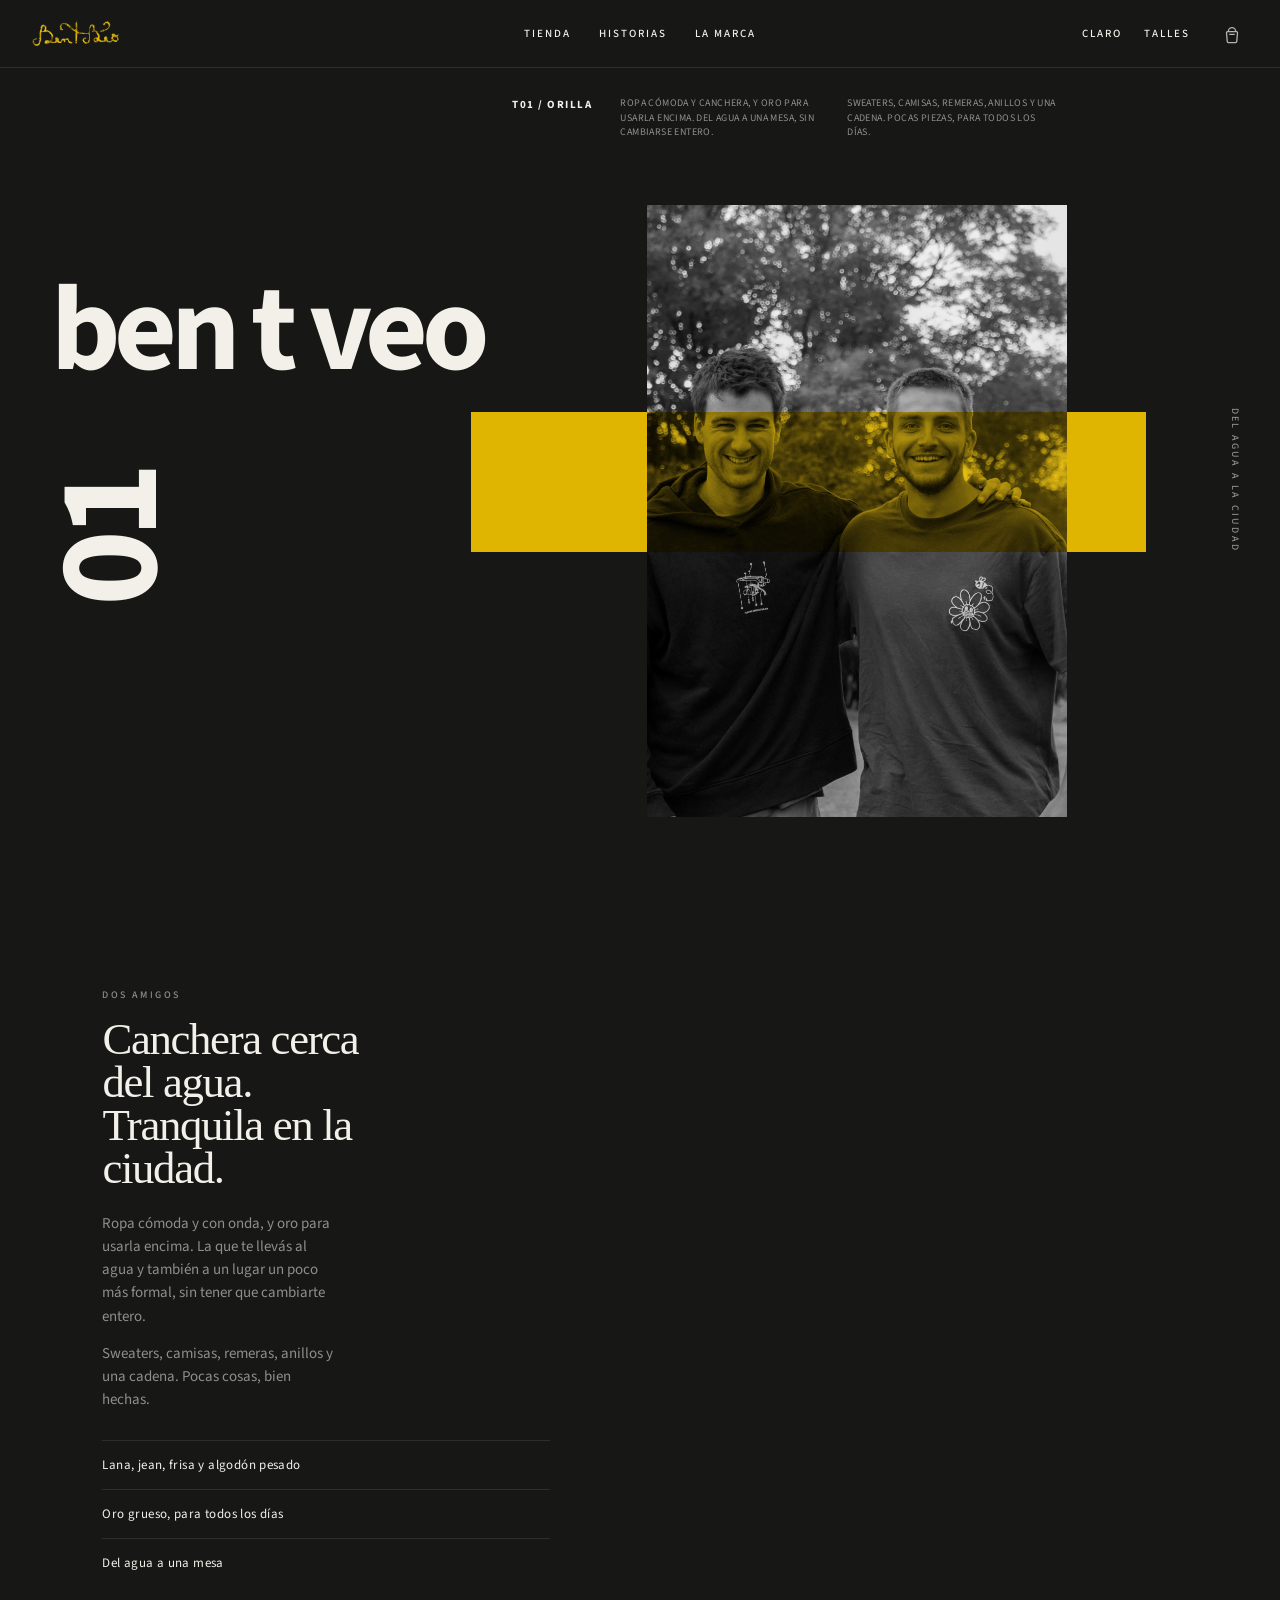
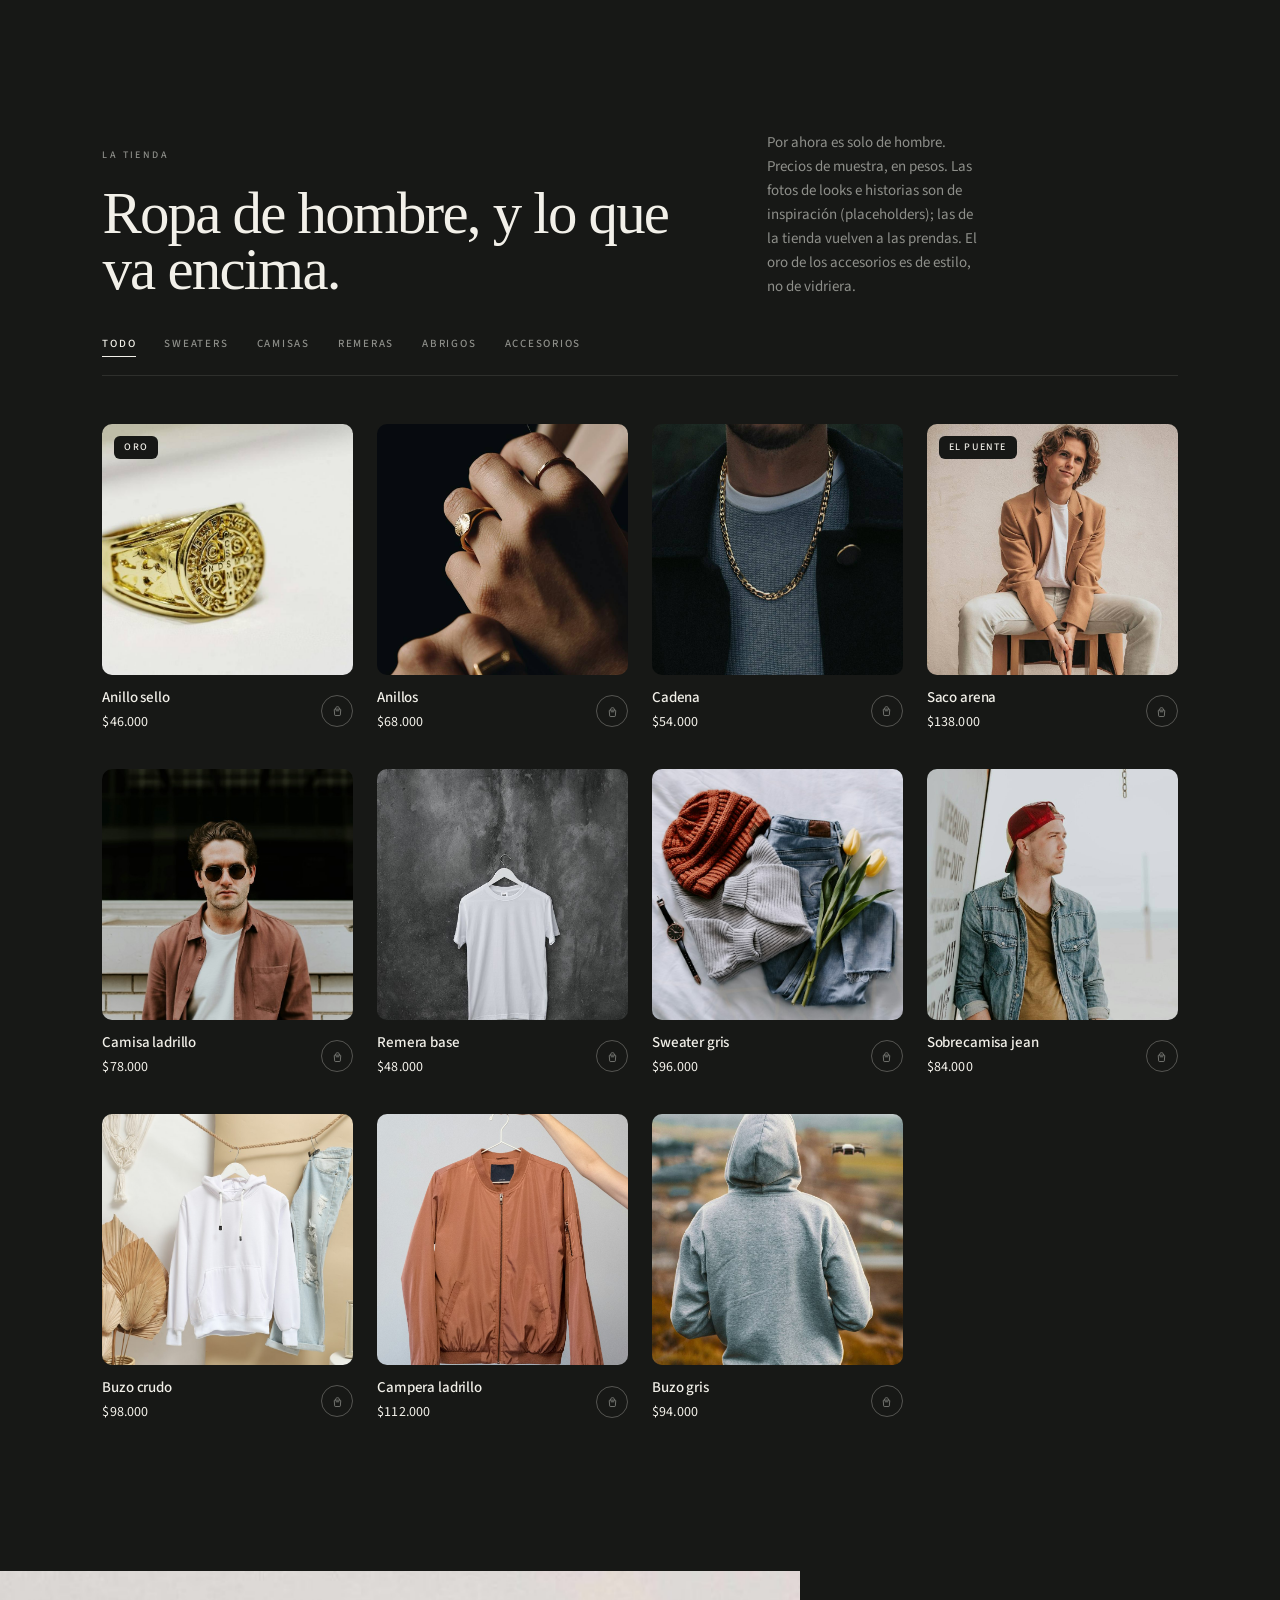
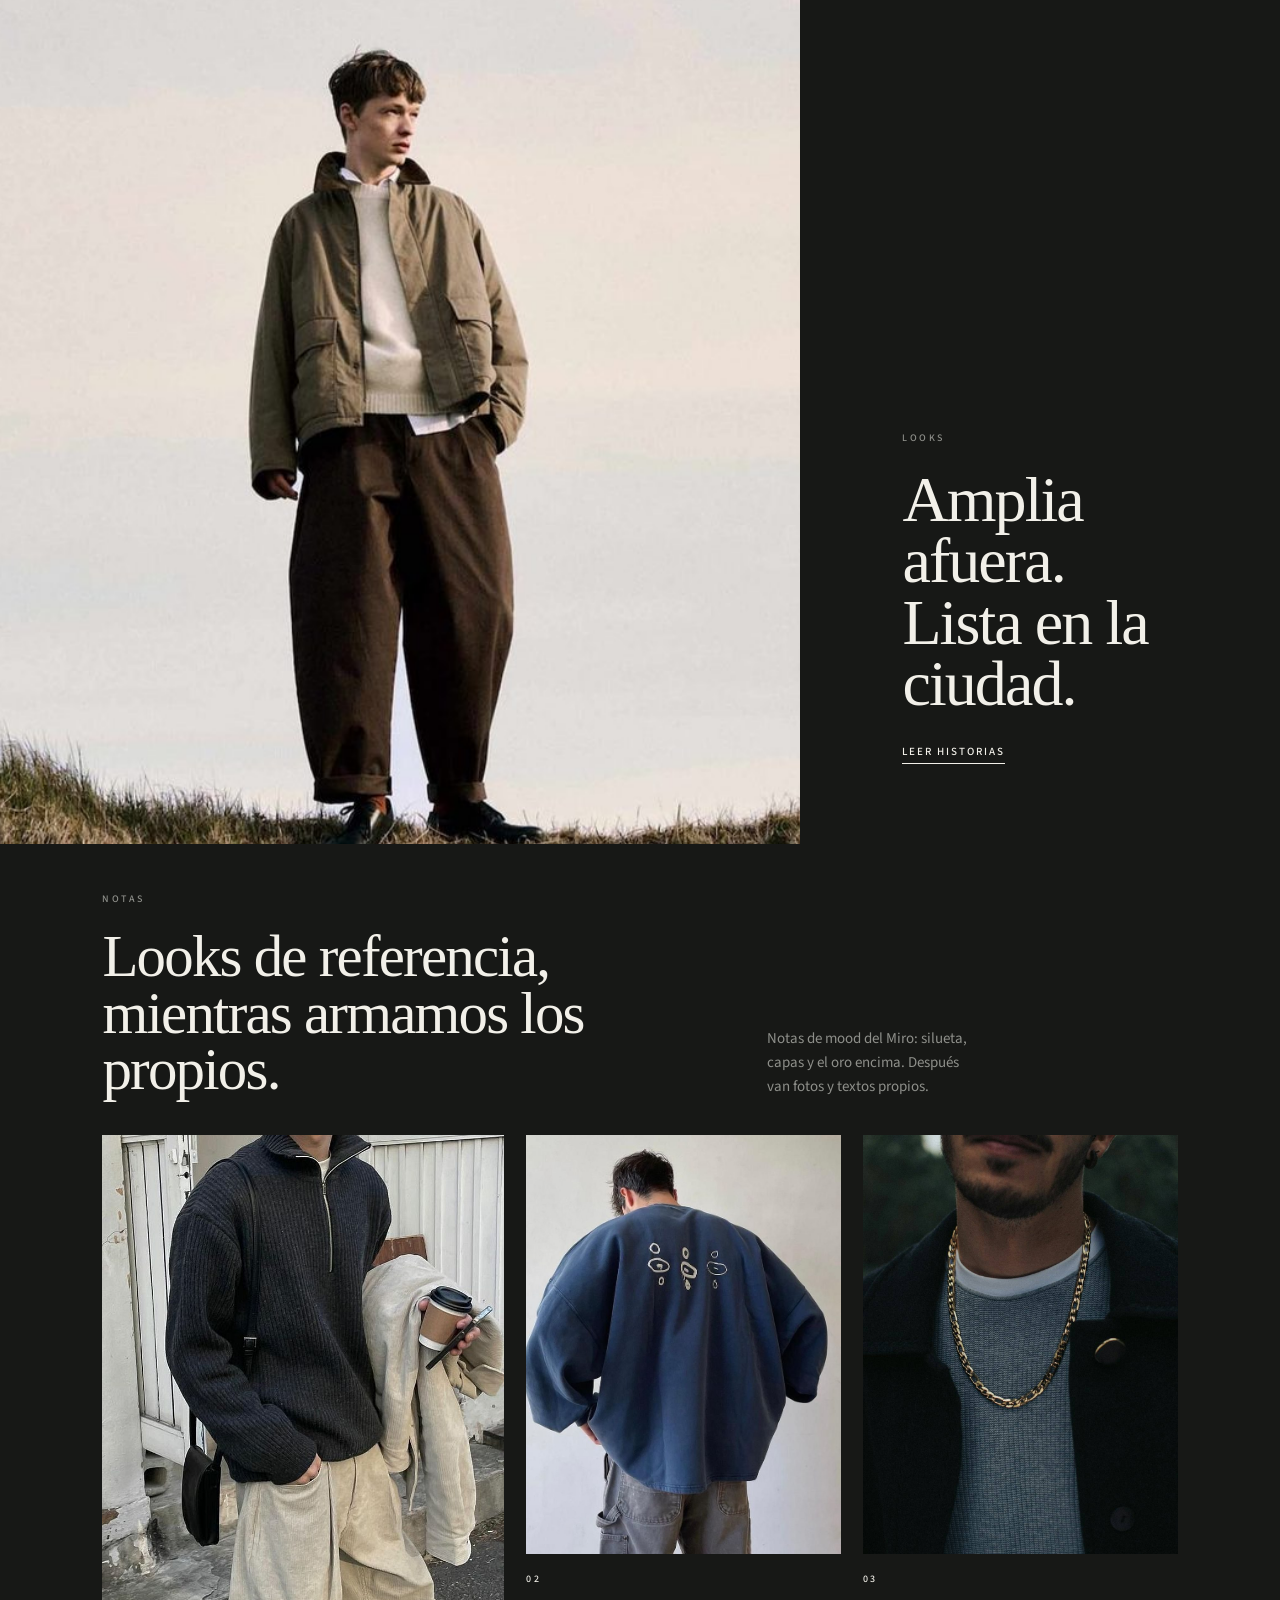
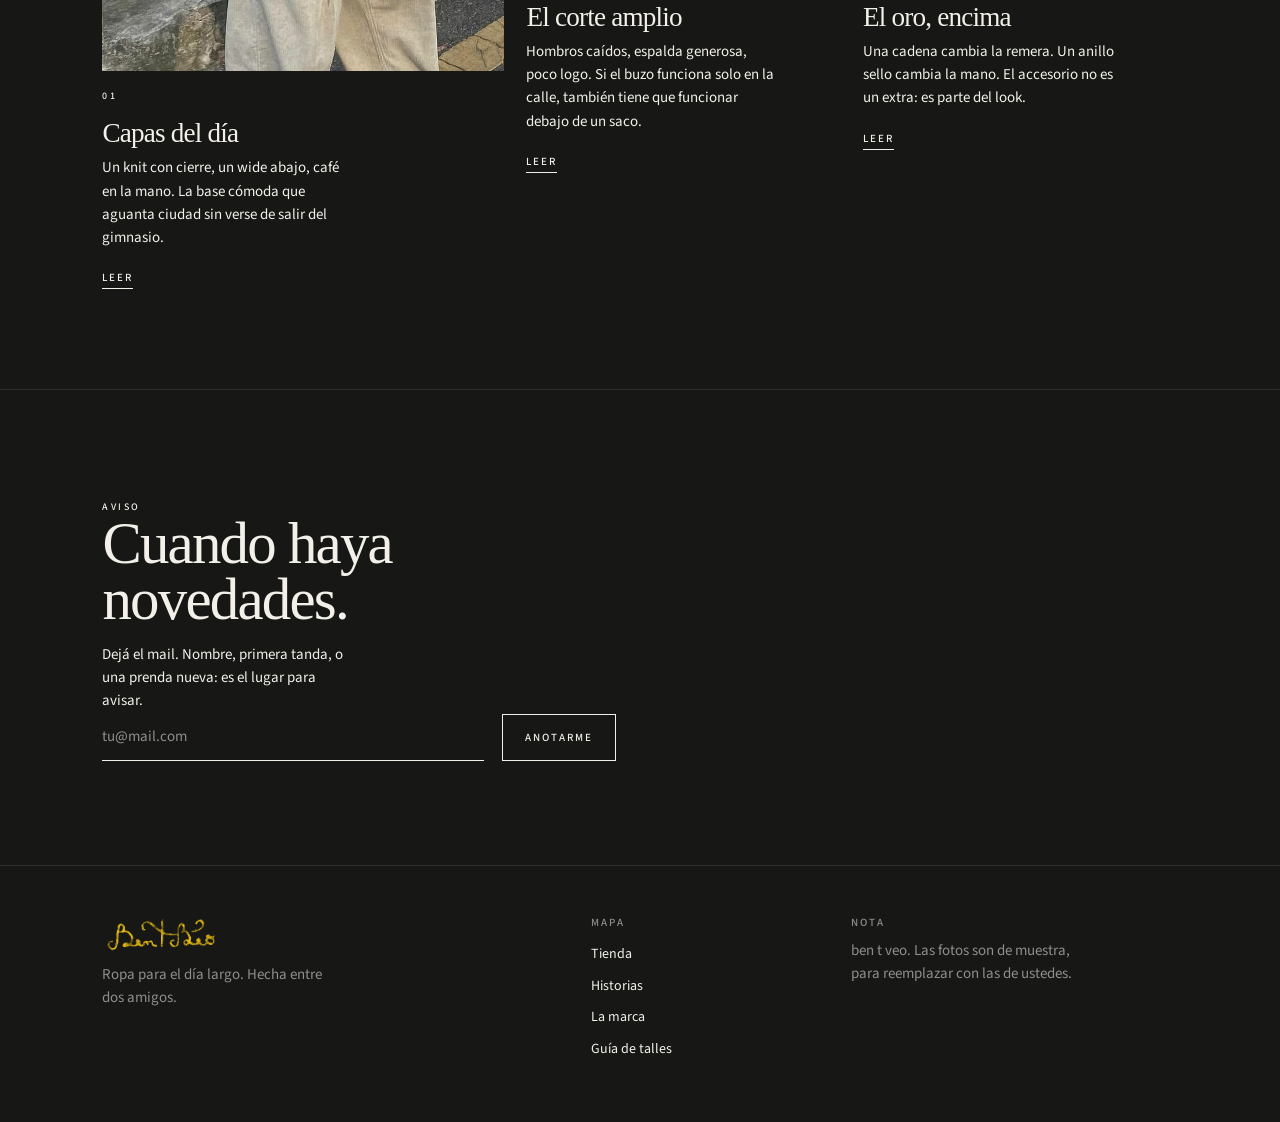
<file: index.html>
<!DOCTYPE html>
<html lang="es">
<head>
  <meta charset="UTF-8">
  <meta name="viewport" content="width=device-width, initial-scale=1, viewport-fit=cover">
  <title>ben t veo — del agua a la ciudad</title>
  <meta name="description" content="Ropa de hombre y oro para usar todos los días. Sweaters, camisas, remeras, anillos y una cadena.">
  <meta name="theme-color" content="#171816" id="theme-color">
  <meta name="color-scheme" content="dark">
  <link rel="icon" href="assets/favicon-dark.png" type="image/png" media="(prefers-color-scheme: dark)">
  <link rel="icon" href="assets/favicon-light.png" type="image/png" media="(prefers-color-scheme: light)">
  <link rel="preconnect" href="https://fonts.googleapis.com">
  <link rel="preconnect" href="https://fonts.gstatic.com" crossorigin>
  <link href="https://fonts.googleapis.com/css2?family=Source+Sans+3:ital,wght@0,400;0,500;0,700;1,400&display=swap" rel="stylesheet">
  <script>
    (() => {
      const key = "ben-t-veo-theme";
      const colors = { dark: "#171816", light: "#f3f1ec" };
      const saved = localStorage.getItem(key) || localStorage.getItem("ben-t-beo-theme") || localStorage.getItem("benteveo-theme");
      const theme = saved === "light" || saved === "dark"
        ? saved
        : "dark";
      if (saved && !localStorage.getItem(key)) localStorage.setItem(key, saved);
      document.documentElement.setAttribute("data-theme", theme);
      const themeColor = document.getElementById("theme-color");
      if (themeColor) themeColor.setAttribute("content", colors[theme]);
      const scheme = document.querySelector('meta[name="color-scheme"]');
      if (scheme) scheme.setAttribute("content", theme);
    })();
  </script>
  <link rel="stylesheet" href="styles.css">
  <!--
    TEMPLATE DE MARCA
    Nombre: ben t veo. Buscá "ben t veo" si lo querés cambiar.
    Textos y precios: en este archivo.
    Para sumar una prenda: agregala en products.js y copiá un <article class="pcard> en la grilla.
    Cada prenda tiene ficha en producto.html?id=…. La bolsa se guarda en el navegador. Todavía no cobra.
  -->
</head>
<body>
  <a class="skip" href="#ropa">Ir a la ropa</a>

  <header class="top" id="top">
    <div class="nav">
      <div class="nav__start">
        <button class="burger" type="button" data-action="menu" aria-expanded="false" aria-controls="mobile-menu">
          <svg class="burger__icon" aria-hidden="true" fill="none" width="22" height="22" viewBox="0 0 24 24">
            <path d="M1 19h22M1 12h22M1 5h22" stroke="currentColor" stroke-width="1.3" stroke-linecap="square"/>
          </svg>
          <span class="vh">Menú</span>
        </button>
      </div>
      <a class="logo" href="#inicio" aria-label="ben t veo">
        <img class="logo__mark logo__mark--for-dark" src="assets/logo-wordmark-dark.png" alt="" width="299" height="104">
        <img class="logo__mark logo__mark--for-light" src="assets/logo-wordmark-light.png" alt="" width="299" height="104">
      </a>
      <nav class="links" id="links" aria-label="Navegación">
        <a href="#ropa">Tienda</a>
        <a href="#historias">Historias</a>
        <a href="#marca">La marca</a>
      </nav>
      <div class="nav__end">
        <button class="textbtn theme-toggle only-desktop" type="button" data-action="theme" aria-label="Cambiar tema">
          <span data-theme-label>Claro</span>
        </button>
        <button class="textbtn only-desktop" type="button" data-action="guide">Talles</button>
        <button class="bag bag--empty" type="button" data-action="open-cart" aria-label="Bolsa vacía">
          <svg class="bag__icon" aria-hidden="true" fill="none" width="22" height="22" viewBox="0 0 24 24">
            <path d="M8 9c0-2.2 1.8-4 4-4s4 1.8 4 4" stroke="currentColor" stroke-width="1.4" stroke-linecap="round"/>
            <path d="M7.2 9.5h9.6c.7 0 1.3.6 1.2 1.3l-.8 9.2a1.4 1.4 0 0 1-1.4 1.3H8.2a1.4 1.4 0 0 1-1.4-1.3l-.8-9.2c-.1-.7.5-1.3 1.2-1.3Z" stroke="currentColor" stroke-width="1.4" stroke-linejoin="round"/>
            <path d="M9.5 12.5h5" stroke="currentColor" stroke-width="1.4" stroke-linecap="round"/>
          </svg>
          <span class="bag__badge" data-cart-count hidden>0</span>
        </button>
      </div>
    </div>
  </header>

  <aside id="mobile-menu" class="mnav" aria-hidden="true">
    <div class="mnav__backdrop" data-action="menu-close" tabindex="-1"></div>
    <div class="mnav__drawer" role="dialog" aria-modal="true" aria-label="Menú">
      <div class="mnav__stage">
        <div class="mnav__panel mnav__panel--main" data-mnav-panel="main">
          <ul class="mnav__list">
            <li>
              <button type="button" class="mnav__item" data-action="mnav-open" data-panel="tienda">
                Tienda
                <svg aria-hidden="true" fill="none" width="12" height="12" viewBox="0 0 10 10">
                  <path d="m3 9 4-4-4-4" stroke="currentColor" stroke-linecap="square"/>
                </svg>
              </button>
            </li>
            <li><a class="mnav__item" href="#historias" data-action="menu-close">Historias</a></li>
            <li><a class="mnav__item" href="#marca" data-action="menu-close">La marca</a></li>
            <li><button type="button" class="mnav__item" data-action="guide" data-menu-close>Talles</button></li>
          </ul>
          <div class="mnav__foot">
            <button type="button" class="mnav__foot-btn" data-action="theme" aria-label="Cambiar tema">
              <span data-theme-label>Claro</span>
            </button>
          </div>
        </div>
        <div class="mnav__panel mnav__panel--sub" data-mnav-panel="tienda">
          <button type="button" class="mnav__back" data-action="mnav-back">
            <svg aria-hidden="true" fill="none" width="12" height="12" viewBox="0 0 10 10">
              <path d="M7 1 3 5l4 4" stroke="currentColor" stroke-linecap="square"/>
            </svg>
            Tienda
          </button>
          <ul class="mnav__list">
            <li><a class="mnav__item" href="#ropa" data-action="menu-filter" data-cat="todo">Todo</a></li>
            <li><a class="mnav__item" href="#ropa" data-action="menu-filter" data-cat="sweaters">Sweaters</a></li>
            <li><a class="mnav__item" href="#ropa" data-action="menu-filter" data-cat="camisas">Camisas</a></li>
            <li><a class="mnav__item" href="#ropa" data-action="menu-filter" data-cat="remeras">Remeras</a></li>
            <li><a class="mnav__item" href="#ropa" data-action="menu-filter" data-cat="abrigos">Abrigos</a></li>
            <li><a class="mnav__item" href="#ropa" data-action="menu-filter" data-cat="accesorios">Accesorios</a></li>
          </ul>
        </div>
      </div>
      <button type="button" class="mnav__close" data-action="menu-close" aria-label="Cerrar menú">
        <svg aria-hidden="true" fill="none" width="14" height="14" viewBox="0 0 16 16">
          <path d="m1 1 14 14M1 15 15 1" stroke="currentColor" stroke-width="1.3"/>
        </svg>
      </button>
    </div>
  </aside>

  <section class="lab-hero" id="inicio" aria-label="Inicio">
    <div class="lab-hero__brand">
      <h1>ben t veo</h1>
      <p class="lab-hero__code" aria-hidden="true">01</p>
    </div>

    <div class="lab-hero__main">
      <div class="lab-hero__meta">
        <p class="lab-hero__tag">T01 / Orilla</p>
        <div class="lab-hero__cols">
          <p>Ropa cómoda y canchera, y oro para usarla encima. Del agua a una mesa, sin cambiarse entero.</p>
          <p>Sweaters, camisas, remeras, anillos y una cadena. Pocas piezas, para todos los días.</p>
        </div>
      </div>

      <div class="lab-hero__stage">
        <div class="lab-hero__band" aria-hidden="true"></div>
        <img
          class="lab-hero__fig"
          src="assets/inspo-dos-amigos.jpg"
          alt="Dos amigos, fundadores de benteveo"
          width="900"
          height="1200"
        >
      </div>

      <p class="lab-hero__spine" aria-hidden="true">Del agua a la ciudad</p>
    </div>
  </section>

  <section class="manifesto" id="marca">
    <div class="manifesto__copy">
      <p class="eyebrow">Dos amigos</p>
      <h2>Canchera cerca del agua. Tranquila en la ciudad.</h2>
      <p>Ropa cómoda y con onda, y oro para usarla encima. La que te llevás al agua y también a un lugar un poco más formal, sin tener que cambiarte entero.</p>
      <p>Sweaters, camisas, remeras, anillos y una cadena. Pocas cosas, bien hechas.</p>
      <ul class="facts">
        <li>Lana, jean, frisa y algodón pesado</li>
        <li>Oro grueso, para todos los días</li>
        <li>Del agua a una mesa</li>
      </ul>
    </div>
  </section>

  <section class="shop" id="ropa">
    <div class="shop__head">
      <div>
        <p class="eyebrow">La tienda</p>
        <h2>Ropa de hombre, y lo que va encima.</h2>
      </div>
      <p class="lede">Por ahora es solo de hombre. Precios de muestra, en pesos. Las fotos de looks e historias son de inspiración (placeholders); las de la tienda vuelven a las prendas. El oro de los accesorios es de estilo, no de vidriera.</p>
    </div>

    <div class="filters" role="toolbar" aria-label="Filtrar por tipo">
      <button type="button" class="chip is-on" data-action="filter" data-cat="todo" aria-pressed="true">Todo</button>
      <button type="button" class="chip" data-action="filter" data-cat="sweaters" aria-pressed="false">Sweaters</button>
      <button type="button" class="chip" data-action="filter" data-cat="camisas" aria-pressed="false">Camisas</button>
      <button type="button" class="chip" data-action="filter" data-cat="remeras" aria-pressed="false">Remeras</button>
      <button type="button" class="chip" data-action="filter" data-cat="abrigos" aria-pressed="false">Abrigos</button>
      <button type="button" class="chip" data-action="filter" data-cat="accesorios" aria-pressed="false">Accesorios</button>
    </div>

    <div class="grid" id="grid">
      <article class="pcard" data-cat="accesorios" data-id="anillo-sello" data-name="Anillo sello" data-price="46000" data-fixed-size="Único" data-meta="Oro · sello" data-blurb="Un sello de oro, para usarlo todos los días. La cara grabada es la pieza, no un adorno.">
        <a class="ph" href="producto.html?id=anillo-sello">
          <img src="assets/gold-ring.jpg" alt="Anillo sello de oro, de cerca">
          <span class="badge">Oro</span>
        </a>
        <div class="pinfo">
          <div class="pinfo__text">
            <h3><a href="producto.html?id=anillo-sello">Anillo sello</a></h3>
            <p class="price">$46.000</p>
            <p class="meta">Oro · sello</p>
          </div>
          <button class="add" type="button" data-action="add" aria-label="Agregar a la bolsa">
            <svg aria-hidden="true" fill="none" viewBox="0 0 24 24" width="16" height="16"><path d="M8 9c0-2.2 1.8-4 4-4s4 1.8 4 4" stroke="currentColor" stroke-width="1.4" stroke-linecap="round"/><path d="M7.2 9.5h9.6c.7 0 1.3.6 1.2 1.3l-.8 9.2a1.4 1.4 0 0 1-1.4 1.3H8.2a1.4 1.4 0 0 1-1.4-1.3l-.8-9.2c-.1-.7.5-1.3 1.2-1.3Z" stroke="currentColor" stroke-width="1.4" stroke-linejoin="round"/><path d="M9.5 12.5h5" stroke="currentColor" stroke-width="1.4" stroke-linecap="round"/></svg>
          </button>
        </div>
      </article>

      <article class="pcard" data-cat="accesorios" data-id="anillos" data-name="Anillos" data-price="68000" data-fixed-size="Único" data-meta="Oro · tres" data-blurb="Tres anillos para usar juntos. Sellos chicos, de oro, para la mano y no para guardarlos.">
        <a class="ph" href="producto.html?id=anillos">
          <img src="assets/gold-finger.jpg" alt="Tres anillos sello de oro en la mano">
        </a>
        <div class="pinfo">
          <div class="pinfo__text">
            <h3><a href="producto.html?id=anillos">Anillos</a></h3>
            <p class="price">$68.000</p>
            <p class="meta">Oro · tres</p>
          </div>
          <button class="add" type="button" data-action="add" aria-label="Agregar a la bolsa">
            <svg aria-hidden="true" fill="none" viewBox="0 0 24 24" width="16" height="16"><path d="M8 9c0-2.2 1.8-4 4-4s4 1.8 4 4" stroke="currentColor" stroke-width="1.4" stroke-linecap="round"/><path d="M7.2 9.5h9.6c.7 0 1.3.6 1.2 1.3l-.8 9.2a1.4 1.4 0 0 1-1.4 1.3H8.2a1.4 1.4 0 0 1-1.4-1.3l-.8-9.2c-.1-.7.5-1.3 1.2-1.3Z" stroke="currentColor" stroke-width="1.4" stroke-linejoin="round"/><path d="M9.5 12.5h5" stroke="currentColor" stroke-width="1.4" stroke-linecap="round"/></svg>
          </button>
        </div>
      </article>

      <article class="pcard" data-cat="accesorios" data-id="cadena" data-name="Cadena" data-price="54000" data-fixed-size="Único" data-meta="Oro · gruesa" data-blurb="Una cadena gruesa, arriba de la remera. Sin dije. El oro se usa, no se guarda.">
        <a class="ph" href="producto.html?id=cadena">
          <img src="assets/gold-man.jpg" alt="Cadena de oro gruesa sobre una remera">
        </a>
        <div class="pinfo">
          <div class="pinfo__text">
            <h3><a href="producto.html?id=cadena">Cadena</a></h3>
            <p class="price">$54.000</p>
            <p class="meta">Oro · gruesa</p>
          </div>
          <button class="add" type="button" data-action="add" aria-label="Agregar a la bolsa">
            <svg aria-hidden="true" fill="none" viewBox="0 0 24 24" width="16" height="16"><path d="M8 9c0-2.2 1.8-4 4-4s4 1.8 4 4" stroke="currentColor" stroke-width="1.4" stroke-linecap="round"/><path d="M7.2 9.5h9.6c.7 0 1.3.6 1.2 1.3l-.8 9.2a1.4 1.4 0 0 1-1.4 1.3H8.2a1.4 1.4 0 0 1-1.4-1.3l-.8-9.2c-.1-.7.5-1.3 1.2-1.3Z" stroke="currentColor" stroke-width="1.4" stroke-linejoin="round"/><path d="M9.5 12.5h5" stroke="currentColor" stroke-width="1.4" stroke-linecap="round"/></svg>
          </button>
        </div>
      </article>

      <article class="pcard" data-cat="abrigos" data-id="saco-arena" data-name="Saco arena" data-price="138000" data-meta="Lana · arena" data-blurb="Corte recto, sin hombreras duras. Va con una remera blanca a la mañana y también cuando el plan se pone más serio.">
        <a class="ph" href="producto.html?id=saco-arena">
          <img src="assets/denim.jpg" alt="Saco arena abierto sobre una remera blanca" style="object-position:center 18%">
          <span class="badge">El puente</span>
        </a>
        <div class="pinfo">
          <div class="pinfo__text">
            <h3><a href="producto.html?id=saco-arena">Saco arena</a></h3>
            <p class="price">$138.000</p>
            <p class="meta">Lana · arena</p>
          </div>
          <button class="add" type="button" data-action="add" aria-label="Agregar a la bolsa">
            <svg aria-hidden="true" fill="none" viewBox="0 0 24 24" width="16" height="16"><path d="M8 9c0-2.2 1.8-4 4-4s4 1.8 4 4" stroke="currentColor" stroke-width="1.4" stroke-linecap="round"/><path d="M7.2 9.5h9.6c.7 0 1.3.6 1.2 1.3l-.8 9.2a1.4 1.4 0 0 1-1.4 1.3H8.2a1.4 1.4 0 0 1-1.4-1.3l-.8-9.2c-.1-.7.5-1.3 1.2-1.3Z" stroke="currentColor" stroke-width="1.4" stroke-linejoin="round"/><path d="M9.5 12.5h5" stroke="currentColor" stroke-width="1.4" stroke-linecap="round"/></svg>
          </button>
        </div>
      </article>

      <article class="pcard" data-cat="camisas" data-id="camisa-ladrillo" data-name="Camisa ladrillo" data-price="78000" data-meta="Algodón · ladrillo" data-blurb="Abierta arriba de una remera, o cerrada. El punto medio entre la playa y una mesa.">
        <a class="ph" href="producto.html?id=camisa-ladrillo">
          <img src="assets/street.jpg" alt="Camisa ladrillo abierta sobre remera blanca" style="object-position:center 22%">
        </a>
        <div class="pinfo">
          <div class="pinfo__text">
            <h3><a href="producto.html?id=camisa-ladrillo">Camisa ladrillo</a></h3>
            <p class="price">$78.000</p>
            <p class="meta">Algodón · ladrillo</p>
          </div>
          <button class="add" type="button" data-action="add" aria-label="Agregar a la bolsa">
            <svg aria-hidden="true" fill="none" viewBox="0 0 24 24" width="16" height="16"><path d="M8 9c0-2.2 1.8-4 4-4s4 1.8 4 4" stroke="currentColor" stroke-width="1.4" stroke-linecap="round"/><path d="M7.2 9.5h9.6c.7 0 1.3.6 1.2 1.3l-.8 9.2a1.4 1.4 0 0 1-1.4 1.3H8.2a1.4 1.4 0 0 1-1.4-1.3l-.8-9.2c-.1-.7.5-1.3 1.2-1.3Z" stroke="currentColor" stroke-width="1.4" stroke-linejoin="round"/><path d="M9.5 12.5h5" stroke="currentColor" stroke-width="1.4" stroke-linecap="round"/></svg>
          </button>
        </div>
      </article>

      <article class="pcard" data-cat="remeras" data-id="remera-base" data-name="Remera base" data-price="48000" data-meta="Algodón pesado · blanca" data-blurb="Cuello que no se deforma y tela que se siente. La prenda que más se va a usar, sola o abajo de todo lo demás.">
        <a class="ph" href="producto.html?id=remera-base">
          <img src="assets/p-shirts.jpg" alt="Remera blanca en una percha">
        </a>
        <div class="pinfo">
          <div class="pinfo__text">
            <h3><a href="producto.html?id=remera-base">Remera base</a></h3>
            <p class="price">$48.000</p>
            <p class="meta">Algodón pesado · blanca</p>
          </div>
          <button class="add" type="button" data-action="add" aria-label="Agregar a la bolsa">
            <svg aria-hidden="true" fill="none" viewBox="0 0 24 24" width="16" height="16"><path d="M8 9c0-2.2 1.8-4 4-4s4 1.8 4 4" stroke="currentColor" stroke-width="1.4" stroke-linecap="round"/><path d="M7.2 9.5h9.6c.7 0 1.3.6 1.2 1.3l-.8 9.2a1.4 1.4 0 0 1-1.4 1.3H8.2a1.4 1.4 0 0 1-1.4-1.3l-.8-9.2c-.1-.7.5-1.3 1.2-1.3Z" stroke="currentColor" stroke-width="1.4" stroke-linejoin="round"/><path d="M9.5 12.5h5" stroke="currentColor" stroke-width="1.4" stroke-linecap="round"/></svg>
          </button>
        </div>
      </article>

      <article class="pcard" data-cat="sweaters" data-id="sweater-gris" data-name="Sweater gris" data-price="96000" data-meta="Punto · gris" data-blurb="Cuello alto, punto elastizado. Solo, o debajo del saco cuando refresca en la ciudad.">
        <a class="ph" href="producto.html?id=sweater-gris">
          <img src="assets/folded.jpg" alt="Sweater de punto gris, doblado" style="object-position:center 55%">
        </a>
        <div class="pinfo">
          <div class="pinfo__text">
            <h3><a href="producto.html?id=sweater-gris">Sweater gris</a></h3>
            <p class="price">$96.000</p>
            <p class="meta">Punto · gris</p>
          </div>
          <button class="add" type="button" data-action="add" aria-label="Agregar a la bolsa">
            <svg aria-hidden="true" fill="none" viewBox="0 0 24 24" width="16" height="16"><path d="M8 9c0-2.2 1.8-4 4-4s4 1.8 4 4" stroke="currentColor" stroke-width="1.4" stroke-linecap="round"/><path d="M7.2 9.5h9.6c.7 0 1.3.6 1.2 1.3l-.8 9.2a1.4 1.4 0 0 1-1.4 1.3H8.2a1.4 1.4 0 0 1-1.4-1.3l-.8-9.2c-.1-.7.5-1.3 1.2-1.3Z" stroke="currentColor" stroke-width="1.4" stroke-linejoin="round"/><path d="M9.5 12.5h5" stroke="currentColor" stroke-width="1.4" stroke-linecap="round"/></svg>
          </button>
        </div>
      </article>

      <article class="pcard" data-cat="camisas" data-id="sobrecamisa-jean" data-name="Sobrecamisa jean" data-price="84000" data-meta="Jean · azul lavado" data-blurb="La de la costa. Arremangada, encima de una remera, y se queda puesta todo el día.">
        <a class="ph" href="producto.html?id=sobrecamisa-jean">
          <img src="assets/shirt.jpg" alt="Sobrecamisa de jean en la playa" style="object-position:center 30%">
        </a>
        <div class="pinfo">
          <div class="pinfo__text">
            <h3><a href="producto.html?id=sobrecamisa-jean">Sobrecamisa jean</a></h3>
            <p class="price">$84.000</p>
            <p class="meta">Jean · azul lavado</p>
          </div>
          <button class="add" type="button" data-action="add" aria-label="Agregar a la bolsa">
            <svg aria-hidden="true" fill="none" viewBox="0 0 24 24" width="16" height="16"><path d="M8 9c0-2.2 1.8-4 4-4s4 1.8 4 4" stroke="currentColor" stroke-width="1.4" stroke-linecap="round"/><path d="M7.2 9.5h9.6c.7 0 1.3.6 1.2 1.3l-.8 9.2a1.4 1.4 0 0 1-1.4 1.3H8.2a1.4 1.4 0 0 1-1.4-1.3l-.8-9.2c-.1-.7.5-1.3 1.2-1.3Z" stroke="currentColor" stroke-width="1.4" stroke-linejoin="round"/><path d="M9.5 12.5h5" stroke="currentColor" stroke-width="1.4" stroke-linecap="round"/></svg>
          </button>
        </div>
      </article>

      <article class="pcard" data-cat="sweaters" data-id="buzo-crudo" data-name="Buzo crudo" data-price="98000" data-meta="Frisa · crudo" data-blurb="Sin estampa y sin capucha ruidosa. Cómodo, y bastante limpio como para salir así nomás.">
        <a class="ph" href="producto.html?id=buzo-crudo">
          <img src="assets/p-whites.jpg" alt="Buzo crudo en percha">
        </a>
        <div class="pinfo">
          <div class="pinfo__text">
            <h3><a href="producto.html?id=buzo-crudo">Buzo crudo</a></h3>
            <p class="price">$98.000</p>
            <p class="meta">Frisa · crudo</p>
          </div>
          <button class="add" type="button" data-action="add" aria-label="Agregar a la bolsa">
            <svg aria-hidden="true" fill="none" viewBox="0 0 24 24" width="16" height="16"><path d="M8 9c0-2.2 1.8-4 4-4s4 1.8 4 4" stroke="currentColor" stroke-width="1.4" stroke-linecap="round"/><path d="M7.2 9.5h9.6c.7 0 1.3.6 1.2 1.3l-.8 9.2a1.4 1.4 0 0 1-1.4 1.3H8.2a1.4 1.4 0 0 1-1.4-1.3l-.8-9.2c-.1-.7.5-1.3 1.2-1.3Z" stroke="currentColor" stroke-width="1.4" stroke-linejoin="round"/><path d="M9.5 12.5h5" stroke="currentColor" stroke-width="1.4" stroke-linecap="round"/></svg>
          </button>
        </div>
      </article>

      <article class="pcard" data-cat="abrigos" data-id="campera-ladrillo" data-name="Campera ladrillo" data-price="112000" data-meta="Nylon · ladrillo" data-blurb="Liviana, para el entretiempo. Cierra el look cuando la remera sola se queda corta, sin disfrazarlo.">
        <a class="ph" href="producto.html?id=campera-ladrillo">
          <img src="assets/jacket.jpg" alt="Campera ladrillo en una percha">
        </a>
        <div class="pinfo">
          <div class="pinfo__text">
            <h3><a href="producto.html?id=campera-ladrillo">Campera ladrillo</a></h3>
            <p class="price">$112.000</p>
            <p class="meta">Nylon · ladrillo</p>
          </div>
          <button class="add" type="button" data-action="add" aria-label="Agregar a la bolsa">
            <svg aria-hidden="true" fill="none" viewBox="0 0 24 24" width="16" height="16"><path d="M8 9c0-2.2 1.8-4 4-4s4 1.8 4 4" stroke="currentColor" stroke-width="1.4" stroke-linecap="round"/><path d="M7.2 9.5h9.6c.7 0 1.3.6 1.2 1.3l-.8 9.2a1.4 1.4 0 0 1-1.4 1.3H8.2a1.4 1.4 0 0 1-1.4-1.3l-.8-9.2c-.1-.7.5-1.3 1.2-1.3Z" stroke="currentColor" stroke-width="1.4" stroke-linejoin="round"/><path d="M9.5 12.5h5" stroke="currentColor" stroke-width="1.4" stroke-linecap="round"/></svg>
          </button>
        </div>
      </article>

      <article class="pcard" data-cat="sweaters" data-id="buzo-gris" data-name="Buzo gris" data-price="94000" data-meta="Frisa · gris" data-blurb="El de todos los días. Capucha, bolsillo, y una tela que no se ve fina de más.">
        <a class="ph" href="producto.html?id=buzo-gris">
          <img src="assets/p-hoodie.jpg" alt="Buzo gris, de espaldas" style="object-position:center 40%">
        </a>
        <div class="pinfo">
          <div class="pinfo__text">
            <h3><a href="producto.html?id=buzo-gris">Buzo gris</a></h3>
            <p class="price">$94.000</p>
            <p class="meta">Frisa · gris</p>
          </div>
          <button class="add" type="button" data-action="add" aria-label="Agregar a la bolsa">
            <svg aria-hidden="true" fill="none" viewBox="0 0 24 24" width="16" height="16"><path d="M8 9c0-2.2 1.8-4 4-4s4 1.8 4 4" stroke="currentColor" stroke-width="1.4" stroke-linecap="round"/><path d="M7.2 9.5h9.6c.7 0 1.3.6 1.2 1.3l-.8 9.2a1.4 1.4 0 0 1-1.4 1.3H8.2a1.4 1.4 0 0 1-1.4-1.3l-.8-9.2c-.1-.7.5-1.3 1.2-1.3Z" stroke="currentColor" stroke-width="1.4" stroke-linejoin="round"/><path d="M9.5 12.5h5" stroke="currentColor" stroke-width="1.4" stroke-linecap="round"/></svg>
          </button>
        </div>
      </article>
    </div>
    <p class="empty" id="empty" hidden>En esta categoría todavía no hay nada.</p>
  </section>

  <section class="band">
    <figure class="band__media">
      <img src="assets/inspo-band.jpg" alt="Look oversized, del agua a la ciudad">
    </figure>
    <div class="band__copy">
      <p class="eyebrow">Looks</p>
      <h2>Amplia afuera.<br>Lista en la ciudad.</h2>
      <a class="link" href="#historias">Leer historias</a>
    </div>
  </section>

  <section class="stories" id="historias">
    <div class="shop__head">
      <div>
        <p class="eyebrow">Notas</p>
        <h2>Looks de referencia, mientras armamos los propios.</h2>
      </div>
      <p class="lede">Notas de mood del Miro: silueta, capas y el oro encima. Después van fotos y textos propios.</p>
    </div>
    <div class="story-grid">
      <article class="story">
        <img src="assets/inspo-story-knit.jpg" alt="Half-zip charcoal y pantalón wide">
        <p class="eyebrow">01</p>
        <h3>Capas del día</h3>
        <p>Un knit con cierre, un wide abajo, café en la mano. La base cómoda que aguanta ciudad sin verse de salir del gimnasio.</p>
        <p class="more" hidden>El punto medio del moodboard: neutros, volumen y poco ruido. Cuando estén las prendas propias, esta nota se reescribe con la tela real.</p>
        <button type="button" class="textbtn" data-action="story">Leer</button>
      </article>
      <article class="story">
        <img src="assets/inspo-story-back.jpg" alt="Buzo oversized de espalda" style="object-position:center 20%">
        <p class="eyebrow">02</p>
        <h3>El corte amplio</h3>
        <p>Hombros caídos, espalda generosa, poco logo. Si el buzo funciona solo en la calle, también tiene que funcionar debajo de un saco.</p>
        <p class="more" hidden>La inspo del Miro empuja oversized sin disfraz. La vara sigue siendo la misma: del agua a una mesa, sin cambiarse entero.</p>
        <button type="button" class="textbtn" data-action="story">Leer</button>
      </article>
      <article class="story">
        <img src="assets/gold-man.jpg" alt="Cadena de oro sobre una remera">
        <p class="eyebrow">03</p>
        <h3>El oro, encima</h3>
        <p>Una cadena cambia la remera. Un anillo sello cambia la mano. El accesorio no es un extra: es parte del look.</p>
        <p class="more" hidden>Pocas piezas, de oro, para usarlas de verdad y no guardarlas. Van con la ropa de día y también cuando el plan se pone más serio.</p>
        <button type="button" class="textbtn" data-action="story">Leer</button>
      </article>
    </div>
  </section>

  <section class="letter" id="aviso">
    <div class="letter__box">
      <p class="eyebrow">Aviso</p>
      <h2>Cuando haya novedades.</h2>
      <p>Dejá el mail. Nombre, primera tanda, o una prenda nueva: es el lugar para avisar.</p>
      <form id="letter-form">
        <label class="vh" for="mail">Email</label>
        <input id="mail" name="email" type="email" required placeholder="tu@mail.com" autocomplete="email">
        <button class="btn" type="submit">Anotarme</button>
      </form>
      <p class="thanks" id="thanks" hidden>Listo. Cuando esto mande mails de verdad, te llega. Por ahora queda guardado en esta página, en tu navegador.</p>
    </div>
  </section>

  <footer class="footer">
    <div>
      <p class="logo logo--foot" aria-label="ben t veo">
        <img class="logo__mark logo__mark--for-dark" src="assets/logo-wordmark-dark.png" alt="" width="299" height="104">
        <img class="logo__mark logo__mark--for-light" src="assets/logo-wordmark-light.png" alt="" width="299" height="104">
      </p>
      <p>Ropa para el día largo. Hecha entre dos amigos.</p>
    </div>
    <div>
      <p class="footer__label">Mapa</p>
      <a href="#ropa">Tienda</a>
      <a href="#historias">Historias</a>
      <a href="#marca">La marca</a>
      <button type="button" data-action="guide">Guía de talles</button>
    </div>
    <div>
      <p class="footer__label">Nota</p>
      <p>ben t veo. Las fotos son de muestra, para reemplazar con las de ustedes.</p>
    </div>
  </footer>

  <aside class="cart" id="cart" aria-hidden="true">
    <div class="cart__head">
      <h2>Bolsa</h2>
      <button type="button" class="textbtn" data-action="close-cart">Cerrar</button>
    </div>
    <div class="cart__body" data-cart-body></div>
    <div class="cart__foot">
      <p class="sub">Subtotal <strong data-cart-total>$0</strong></p>
      <p class="fine">El envío y el pago se suman cuando la tienda esté conectada.</p>
      <button class="btn btn--block" type="button" data-action="checkout">Cerrar compra</button>
      <p class="checkout-note" data-checkout-note hidden>Esto todavía no cobra. La bolsa sirve para probar cómo se siente comprar.</p>
    </div>
  </aside>
  <div class="shade" data-action="close-cart" hidden></div>

  <dialog class="modal" id="product-dialog">
    <div class="modal__product">
      <img alt="" data-p-img>
      <div>
        <p class="meta" data-p-meta></p>
        <h2 data-p-name></h2>
        <p data-p-blurb></p>
        <p class="price" data-p-price></p>
        <div class="sizes" role="group" aria-label="Talle" data-p-sizes>
          <button type="button" data-action="size" data-size="S">S</button>
          <button type="button" data-action="size" data-size="M">M</button>
          <button type="button" data-action="size" data-size="L">L</button>
          <button type="button" data-action="size" data-size="XL">XL</button>
        </div>
        <p class="size-hint" data-p-hint hidden>Elegí un talle.</p>
        <div class="modal__actions">
          <button class="add" type="button" data-action="add">Agregar</button>
          <button class="textbtn" type="button" data-action="close-dialog">Cerrar</button>
        </div>
      </div>
    </div>
  </dialog>

  <dialog class="modal" id="story-dialog">
    <p class="eyebrow" data-s-kicker></p>
    <h2 data-s-title></h2>
    <p data-s-body></p>
    <button class="textbtn" type="button" data-action="close-dialog">Cerrar</button>
  </dialog>

  <dialog class="modal" id="guide-dialog">
    <p class="eyebrow">Guía de talles</p>
    <h2>Medidas de muestra.</h2>
    <p>Son un punto de partida para la ficha. Cuando tengan la prenda medida, se actualiza esta tabla.</p>
    <table>
      <thead>
        <tr><th>Talle</th><th>Pecho</th><th>Largo</th></tr>
      </thead>
      <tbody>
        <tr><td>S</td><td>50 cm</td><td>68 cm</td></tr>
        <tr><td>M</td><td>53 cm</td><td>70 cm</td></tr>
        <tr><td>L</td><td>56 cm</td><td>72 cm</td></tr>
        <tr><td>XL</td><td>59 cm</td><td>74 cm</td></tr>
      </tbody>
    </table>
    <button class="textbtn" type="button" data-action="close-dialog">Cerrar</button>
  </dialog>

  <script src="products.js"></script>
  <script src="app.js"></script>
</body>
</html>
</file>
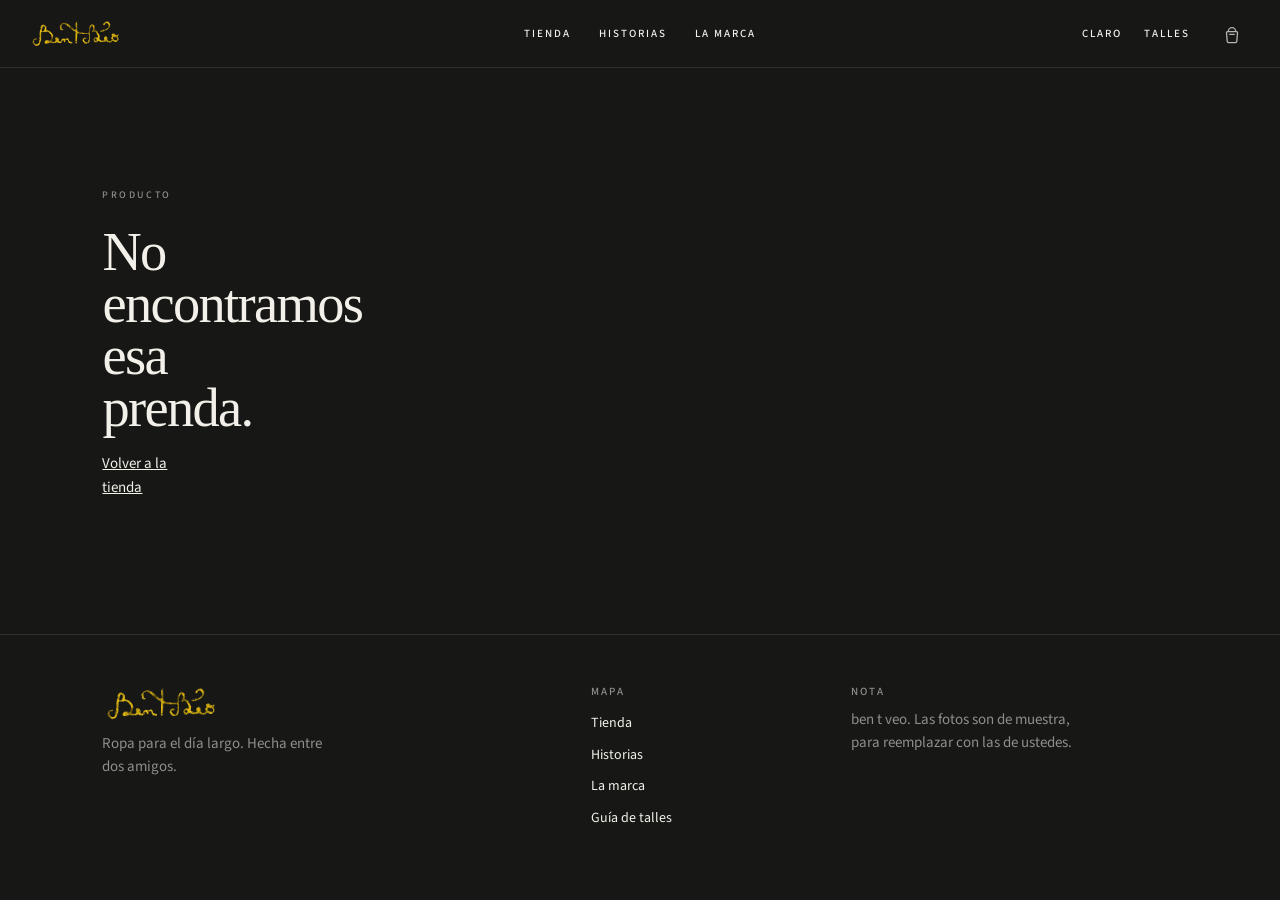
<file: producto.html>
<!DOCTYPE html>
<html lang="es">
<head>
  <meta charset="UTF-8">
  <meta name="viewport" content="width=device-width, initial-scale=1, viewport-fit=cover">
  <title>ben t veo</title>
  <meta name="description" content="Prenda de ben t veo — ropa de hombre y oro para todos los días.">
  <meta name="theme-color" content="#171816" id="theme-color">
  <meta name="color-scheme" content="dark">
  <link rel="icon" href="assets/favicon-dark.png" type="image/png" media="(prefers-color-scheme: dark)">
  <link rel="icon" href="assets/favicon-light.png" type="image/png" media="(prefers-color-scheme: light)">
  <link rel="preconnect" href="https://fonts.googleapis.com">
  <link rel="preconnect" href="https://fonts.gstatic.com" crossorigin>
  <link href="https://fonts.googleapis.com/css2?family=Source+Sans+3:ital,wght@0,400;0,500;0,700;1,400&display=swap" rel="stylesheet">
  <script>
    (() => {
      const key = "ben-t-veo-theme";
      const colors = { dark: "#171816", light: "#f3f1ec" };
      const saved = localStorage.getItem(key) || localStorage.getItem("ben-t-beo-theme") || localStorage.getItem("benteveo-theme");
      const theme = saved === "light" || saved === "dark" ? saved : "dark";
      if (saved && !localStorage.getItem(key)) localStorage.setItem(key, saved);
      document.documentElement.setAttribute("data-theme", theme);
      const themeColor = document.getElementById("theme-color");
      if (themeColor) themeColor.setAttribute("content", colors[theme]);
      const scheme = document.querySelector('meta[name="color-scheme"]');
      if (scheme) scheme.setAttribute("content", theme);
    })();
  </script>
  <link rel="stylesheet" href="styles.css">
</head>
<body class="page-product">
  <a class="skip" href="#producto">Ir al producto</a>

  <header class="top" id="top">
    <div class="nav">
      <div class="nav__start">
        <button class="burger" type="button" data-action="menu" aria-expanded="false" aria-controls="mobile-menu">
          <svg class="burger__icon" aria-hidden="true" fill="none" width="22" height="22" viewBox="0 0 24 24">
            <path d="M1 19h22M1 12h22M1 5h22" stroke="currentColor" stroke-width="1.3" stroke-linecap="square"/>
          </svg>
          <span class="vh">Menú</span>
        </button>
      </div>
      <a class="logo" href="index.html#inicio" aria-label="ben t veo">
        <img class="logo__mark logo__mark--for-dark" src="assets/logo-wordmark-dark.png" alt="" width="299" height="104">
        <img class="logo__mark logo__mark--for-light" src="assets/logo-wordmark-light.png" alt="" width="299" height="104">
      </a>
      <nav class="links" id="links" aria-label="Navegación">
        <a href="index.html#ropa">Tienda</a>
        <a href="index.html#historias">Historias</a>
        <a href="index.html#marca">La marca</a>
      </nav>
      <div class="nav__end">
        <button class="textbtn theme-toggle only-desktop" type="button" data-action="theme" aria-label="Cambiar tema">
          <span data-theme-label>Claro</span>
        </button>
        <button class="textbtn only-desktop" type="button" data-action="guide">Talles</button>
        <button class="bag bag--empty" type="button" data-action="open-cart" aria-label="Bolsa vacía">
          <svg class="bag__icon" aria-hidden="true" fill="none" width="22" height="22" viewBox="0 0 24 24">
            <path d="M8 9c0-2.2 1.8-4 4-4s4 1.8 4 4" stroke="currentColor" stroke-width="1.4" stroke-linecap="round"/>
            <path d="M7.2 9.5h9.6c.7 0 1.3.6 1.2 1.3l-.8 9.2a1.4 1.4 0 0 1-1.4 1.3H8.2a1.4 1.4 0 0 1-1.4-1.3l-.8-9.2c-.1-.7.5-1.3 1.2-1.3Z" stroke="currentColor" stroke-width="1.4" stroke-linejoin="round"/>
            <path d="M9.5 12.5h5" stroke="currentColor" stroke-width="1.4" stroke-linecap="round"/>
          </svg>
          <span class="bag__badge" data-cart-count hidden>0</span>
        </button>
      </div>
    </div>
  </header>

  <aside id="mobile-menu" class="mnav" aria-hidden="true">
    <div class="mnav__backdrop" data-action="menu-close" tabindex="-1"></div>
    <div class="mnav__drawer" role="dialog" aria-modal="true" aria-label="Menú">
      <div class="mnav__stage">
        <div class="mnav__panel mnav__panel--main" data-mnav-panel="main">
          <ul class="mnav__list">
            <li><a class="mnav__item" href="index.html#ropa" data-action="menu-close">Tienda</a></li>
            <li><a class="mnav__item" href="index.html#historias" data-action="menu-close">Historias</a></li>
            <li><a class="mnav__item" href="index.html#marca" data-action="menu-close">La marca</a></li>
            <li><button type="button" class="mnav__item" data-action="guide" data-menu-close>Talles</button></li>
          </ul>
          <div class="mnav__foot">
            <button type="button" class="mnav__foot-btn" data-action="theme" aria-label="Cambiar tema">
              <span data-theme-label>Claro</span>
            </button>
          </div>
        </div>
      </div>
      <button type="button" class="mnav__close" data-action="menu-close" aria-label="Cerrar menú">
        <svg aria-hidden="true" fill="none" width="14" height="14" viewBox="0 0 16 16">
          <path d="m1 1 14 14M1 15 15 1" stroke="currentColor" stroke-width="1.3"/>
        </svg>
      </button>
    </div>
  </aside>

  <main class="pdp" id="producto" data-pdp hidden>
    <div class="pdp__main">
      <div class="pdp__gallery">
        <div class="pdp__frame">
          <img data-pdp-main alt="">
        </div>
        <div class="pdp__thumbs" data-pdp-thumbs role="list"></div>
      </div>

      <div class="pdp__buy modal__product" data-pdp-buy>
        <a class="pdp__back" href="index.html#ropa">← Tienda</a>
        <p class="pdp__meta" data-pdp-meta></p>
        <h1 data-pdp-name></h1>
        <p class="pdp__blurb" data-pdp-blurb></p>
        <p class="pdp__desc" data-pdp-desc></p>
        <p class="price" data-pdp-price></p>
        <div class="sizes" role="group" aria-label="Talle" data-pdp-sizes>
          <button type="button" data-action="size" data-size="S">S</button>
          <button type="button" data-action="size" data-size="M">M</button>
          <button type="button" data-action="size" data-size="L">L</button>
          <button type="button" data-action="size" data-size="XL">XL</button>
        </div>
        <p class="size-hint" data-pdp-hint hidden>Elegí un talle.</p>
        <div class="pdp__actions">
          <button class="add add--pdp" type="button" data-action="add">
            <span class="add__label">Agregar a la bolsa</span>
          </button>
          <button class="textbtn" type="button" data-action="guide">Guía de talles</button>
        </div>
      </div>
    </div>

    <section class="pdp__related" aria-labelledby="related-title">
      <h2 id="related-title">También en la tienda</h2>
      <div class="grid pdp__related-grid" data-pdp-related></div>
    </section>
  </main>

  <div class="pdp-missing" data-pdp-missing hidden>
    <p class="eyebrow">Producto</p>
    <h1>No encontramos esa prenda.</h1>
    <p><a href="index.html#ropa">Volver a la tienda</a></p>
  </div>

  <footer class="footer">
    <div>
      <p class="logo logo--foot" aria-label="ben t veo">
        <img class="logo__mark logo__mark--for-dark" src="assets/logo-wordmark-dark.png" alt="" width="299" height="104">
        <img class="logo__mark logo__mark--for-light" src="assets/logo-wordmark-light.png" alt="" width="299" height="104">
      </p>
      <p>Ropa para el día largo. Hecha entre dos amigos.</p>
    </div>
    <div>
      <p class="footer__label">Mapa</p>
      <a href="index.html#ropa">Tienda</a>
      <a href="index.html#historias">Historias</a>
      <a href="index.html#marca">La marca</a>
      <button type="button" data-action="guide">Guía de talles</button>
    </div>
    <div>
      <p class="footer__label">Nota</p>
      <p>ben t veo. Las fotos son de muestra, para reemplazar con las de ustedes.</p>
    </div>
  </footer>

  <aside class="cart" id="cart" aria-hidden="true">
    <div class="cart__head">
      <h2>Bolsa</h2>
      <button type="button" class="textbtn" data-action="close-cart">Cerrar</button>
    </div>
    <div class="cart__body" data-cart-body></div>
    <div class="cart__foot">
      <p class="sub">Subtotal <strong data-cart-total>$0</strong></p>
      <p class="fine">El envío y el pago se suman cuando la tienda esté conectada.</p>
      <button class="btn btn--block" type="button" data-action="checkout">Cerrar compra</button>
      <p class="checkout-note" data-checkout-note hidden>Esto todavía no cobra. La bolsa sirve para probar cómo se siente comprar.</p>
    </div>
  </aside>
  <div class="shade" data-action="close-cart" hidden></div>

  <dialog class="modal" id="guide-dialog">
    <p class="eyebrow">Guía de talles</p>
    <h2>Medidas de muestra.</h2>
    <p>Son un punto de partida para la ficha. Cuando tengan la prenda medida, se actualiza esta tabla.</p>
    <table>
      <thead>
        <tr><th>Talle</th><th>Pecho</th><th>Largo</th></tr>
      </thead>
      <tbody>
        <tr><td>S</td><td>50 cm</td><td>68 cm</td></tr>
        <tr><td>M</td><td>53 cm</td><td>70 cm</td></tr>
        <tr><td>L</td><td>56 cm</td><td>72 cm</td></tr>
        <tr><td>XL</td><td>59 cm</td><td>74 cm</td></tr>
      </tbody>
    </table>
    <button class="textbtn" type="button" data-action="close-dialog">Cerrar</button>
  </dialog>

  <script src="products.js"></script>
  <script src="app.js"></script>
  <script src="product-page.js"></script>
</body>
</html>
</file>
<file: styles.css>
:root,
html[data-theme="dark"] {
  color-scheme: dark;
  --paper: #171816;
  --ink: #f2f0e9;
  --muted: #8e8f8a;
  --line: rgba(242, 240, 233, 0.1);
  --surface: #242522;
  --nav-bg: rgba(23, 24, 22, 0.9);
  --serif: "Times New Roman", Times, "Liberation Serif", Georgia, serif;
  --sans: "Source Sans 3", "Source Sans Pro", "Helvetica Neue", Helvetica, Arial, sans-serif;
  --nav: 68px;
  --ease: cubic-bezier(.22, 1, .36, 1);
}

html[data-theme="light"] {
  color-scheme: light;
  --paper: #f3f1ec;
  --ink: #141816;
  --muted: #5e625e;
  --line: rgba(20, 24, 22, 0.12);
  --surface: #e6e3db;
  --nav-bg: rgba(243, 241, 236, 0.92);
}

* { box-sizing: border-box; }
html {
  scroll-behavior: smooth;
  /* Safari 26+ tints the status bar from html/body (theme-color is ignored). */
  background-color: var(--paper);
}
body {
  margin: 0;
  background-color: var(--paper);
  color: var(--ink);
  font-family: var(--sans);
  font-size: 15px;
  line-height: 1.55;
  font-weight: 400;
  -webkit-font-smoothing: antialiased;
  text-rendering: optimizeLegibility;
  overflow-x: hidden;
  transition: background-color .35s var(--ease), color .35s var(--ease);
}
img { max-width: 100%; display: block; }
button, input { font: inherit; color: inherit; }
a { color: inherit; }
h1, h2, h3 { font-family: var(--serif); font-weight: 500; letter-spacing: -0.03em; line-height: 0.96; }
::selection { background: var(--ink); color: var(--paper); }
:focus-visible { outline: 1px solid var(--ink); outline-offset: 3px; }

.vh, .skip {
  position: absolute;
  width: 1px; height: 1px;
  padding: 0; margin: -1px;
  overflow: hidden; clip: rect(0, 0, 0, 0); border: 0;
}
.skip:focus {
  position: fixed; top: 12px; left: 12px;
  width: auto; height: auto; margin: 0; clip: auto;
  background-color: var(--paper);
  padding: 8px 12px; z-index: 80;
}

.eyebrow {
  margin: 0 0 22px;
  font-size: 10px;
  font-weight: 500;
  letter-spacing: 0.24em;
  text-transform: uppercase;
  color: var(--muted);
}

.link, .textbtn {
  border: 0;
  background: none;
  padding: 0;
  cursor: pointer;
  font-size: 11px;
  font-weight: 500;
  letter-spacing: 0.18em;
  text-transform: uppercase;
  text-decoration: none;
}
.link {
  display: inline-block;
  border-bottom: 1px solid var(--ink);
  padding-bottom: 3px;
  width: max-content;
}
.link:hover, .textbtn:hover { opacity: 0.55; }

.btn {
  display: inline-block;
  border: 1px solid var(--ink);
  background: transparent;
  color: var(--ink);
  border-radius: 0;
  padding: 14px 22px;
  font-size: 11px;
  font-weight: 500;
  letter-spacing: 0.18em;
  text-transform: uppercase;
  text-decoration: none;
  cursor: pointer;
  transition: background .35s var(--ease), color .35s var(--ease);
}
.btn:hover { background: var(--ink); color: var(--paper); }
.btn--block { width: 100%; }

.top {
  position: sticky;
  top: 0;
  z-index: 40;
  height: var(--nav);
  color: var(--ink);
  /* Solid (not rgba): Safari samples this sticky top for the status-bar tint. */
  background-color: var(--paper);
  border-bottom: 1px solid var(--line);
}
.nav {
  height: 100%;
  display: grid;
  grid-template-columns: 1fr auto 1fr;
  align-items: center;
  padding: 0 28px;
}
.nav__start {
  display: none;
  align-items: center;
  justify-content: flex-start;
}
.logo {
  display: inline-flex;
  align-items: center;
  text-decoration: none;
  line-height: 0;
  color: var(--ink);
  justify-self: start;
  grid-column: 1;
}
.logo__mark {
  width: auto;
  height: 33px;
  display: block;
  flex: 0 0 auto;
}
.logo__mark--for-light { display: none; }
html[data-theme="light"] .logo__mark--for-dark { display: none; }
html[data-theme="light"] .logo__mark--for-light { display: block; }
.links {
  display: flex;
  gap: 28px;
  justify-self: center;
  grid-column: 2;
}
.nav__end {
  display: flex;
  justify-content: flex-end;
  align-items: center;
  gap: 22px;
  grid-column: 3;
}
.links a, .links button {
  position: relative;
  text-decoration: none;
  font-size: 11px;
  font-weight: 500;
  letter-spacing: 0.18em;
  text-transform: uppercase;
}
.links a::after {
  content: "";
  position: absolute;
  left: 0; right: 0; bottom: -5px;
  height: 1px;
  background: currentColor;
  transform: scaleX(0);
  transform-origin: left;
  transition: transform .45s var(--ease);
}
.links a:hover::after { transform: scaleX(1); }
.only-desktop { display: inline; }
.textbtn {
  border: 0; background: transparent; padding: 0; cursor: pointer;
  font-size: 11px; font-weight: 500; letter-spacing: 0.18em; text-transform: uppercase;
}
.bag {
  position: relative;
  display: inline-flex;
  align-items: center;
  justify-content: center;
  width: 40px;
  height: 40px;
  border: 0;
  background: transparent;
  padding: 0;
  cursor: pointer;
  color: var(--ink);
}
.bag__icon {
  display: block;
  transition: opacity .25s var(--ease);
}
.bag--empty .bag__icon { opacity: 0.72; }
.bag--has-items .bag__icon { opacity: 1; }
.bag__badge {
  position: absolute;
  top: 4px;
  right: 2px;
  min-width: 16px;
  height: 16px;
  padding: 0 4px;
  border-radius: 999px;
  background: var(--ink);
  color: var(--paper);
  font-family: var(--sans);
  font-size: 10px;
  font-weight: 600;
  letter-spacing: 0;
  line-height: 16px;
  text-align: center;
  text-transform: none;
}
.bag__badge[hidden] { display: none; }
.burger {
  display: none;
  width: 40px; height: 40px;
  border: 0; background: transparent; padding: 0; cursor: pointer;
  color: var(--ink);
  align-items: center;
  justify-content: center;
}
.burger__icon { display: block; }

/* Mobile menu drawer (Ementa-style left panel) */
.mnav { display: none; }
.mnav.is-ready { display: block; pointer-events: none; }
.mnav[aria-hidden="false"] { pointer-events: auto; }
.mnav__backdrop {
  position: fixed;
  inset: 0;
  z-index: 50;
  background: rgba(10, 11, 10, 0.42);
  opacity: 0;
  transition: opacity .35s var(--ease);
}
.mnav[aria-hidden="false"] .mnav__backdrop { opacity: 1; }
.mnav__drawer {
  position: fixed;
  top: 0;
  left: 0;
  bottom: 0;
  z-index: 55;
  width: min(86vw, 340px);
  background: var(--paper);
  color: var(--ink);
  border-right: 1px solid var(--line);
  display: flex;
  flex-direction: column;
  transform: translateX(-104%);
  transition: transform .4s var(--ease);
}
.mnav[aria-hidden="false"] .mnav__drawer { transform: translateX(0); }
.mnav__stage {
  position: relative;
  flex: 1;
  min-height: 0;
  overflow: hidden;
}
.mnav__panel {
  position: absolute;
  inset: 0;
  display: flex;
  flex-direction: column;
  background: var(--paper);
  transition: transform .4s var(--ease);
}
.mnav__panel--main { transform: translateX(0); }
.mnav__panel--sub {
  transform: translateX(100%);
  visibility: hidden;
}
.mnav.is-sub .mnav__panel--main { transform: translateX(-28%); }
.mnav.is-sub .mnav__panel--sub {
  transform: translateX(0);
  visibility: visible;
}
.mnav__list {
  list-style: none;
  margin: 0;
  padding: 0;
  overflow: auto;
  flex: 1;
}
.mnav__panel--main .mnav__list { padding-top: 52px; }
.mnav__list li { border-bottom: 1px solid var(--line); }
.mnav__item {
  width: 100%;
  display: flex;
  align-items: center;
  justify-content: space-between;
  gap: 12px;
  padding: 18px 22px;
  border: 0;
  background: none;
  color: inherit;
  text-decoration: none;
  cursor: pointer;
  font-family: var(--sans);
  font-size: 15px;
  font-weight: 500;
  letter-spacing: 0.02em;
  text-align: left;
  line-height: 1.2;
}
.mnav__item svg { flex: 0 0 auto; opacity: 0.7; }
.mnav__back {
  width: 100%;
  display: flex;
  align-items: center;
  gap: 10px;
  padding: 18px 22px;
  border: 0;
  border-bottom: 1px solid var(--line);
  background: none;
  color: var(--muted);
  cursor: pointer;
  font-family: var(--sans);
  font-size: 15px;
  font-weight: 500;
  letter-spacing: 0.02em;
  text-align: left;
}
.mnav__foot {
  margin-top: auto;
  padding: 18px 22px 28px;
  border-top: 1px solid var(--line);
}
.mnav__foot-btn {
  border: 0;
  background: none;
  padding: 0;
  cursor: pointer;
  font-size: 11px;
  font-weight: 500;
  letter-spacing: 0.18em;
  text-transform: uppercase;
  color: inherit;
}
.mnav__close {
  position: absolute;
  top: 10px;
  right: 10px;
  width: 36px;
  height: 36px;
  border: 0;
  background: transparent;
  color: var(--ink);
  cursor: pointer;
  display: grid;
  place-items: center;
  z-index: 2;
}

/* Landing trial: composition tipo “lab.” con acento amarillo (sin commit aún). */
.lab-hero {
  --accent: #f2c400;
  position: relative;
  display: grid;
  grid-template-columns: minmax(220px, 34vw) 1fr;
  gap: 0 2vw;
  min-height: calc(100dvh - var(--nav));
  padding: 28px 3vw 36px 4vw;
  overflow: hidden;
  background-color: var(--paper);
}
.lab-hero__brand {
  position: relative;
  display: flex;
  flex-direction: column;
  justify-content: center;
  min-height: 0;
  padding-bottom: 8vh;
}
.lab-hero__brand h1 {
  margin: 0;
  font-family: var(--sans);
  font-weight: 700;
  font-size: clamp(4.2rem, 9.5vw, 9.5rem);
  line-height: 0.82;
  letter-spacing: -0.055em;
  text-transform: lowercase;
  max-width: none;
}
.lab-hero__code {
  margin: 10vh 0 0;
  font-family: var(--sans);
  font-weight: 700;
  font-size: clamp(5rem, 12vw, 9rem);
  line-height: 0.85;
  letter-spacing: -0.06em;
  writing-mode: vertical-rl;
  transform: rotate(180deg);
  align-self: flex-start;
}
.lab-hero__main {
  position: relative;
  display: grid;
  grid-template-rows: auto 1fr;
  min-height: 0;
  padding-right: 2.5rem;
}
.lab-hero__meta {
  display: flex;
  gap: 18px 28px;
  align-items: flex-start;
  max-width: 34rem;
  margin-bottom: 18px;
  z-index: 2;
}
.lab-hero__tag {
  margin: 0;
  flex: 0 0 auto;
  font-size: 11px;
  font-weight: 700;
  letter-spacing: 0.14em;
  text-transform: uppercase;
}
.lab-hero__cols {
  display: grid;
  grid-template-columns: 1fr 1fr;
  gap: 12px 18px;
}
.lab-hero__cols p {
  margin: 0;
  font-size: 10px;
  line-height: 1.45;
  letter-spacing: 0.04em;
  text-transform: uppercase;
  color: var(--muted);
}
.lab-hero__stage {
  position: relative;
  min-height: min(62vh, 640px);
  display: flex;
  align-items: center;
  justify-content: center;
  isolation: isolate;
}
.lab-hero__band {
  position: absolute;
  left: -6%;
  right: 8%;
  top: 46%;
  height: clamp(88px, 16vh, 140px);
  transform: translateY(-50%);
  background: var(--accent);
  z-index: 3;
  mix-blend-mode: color;
  pointer-events: none;
}
html[data-theme="dark"] .lab-hero__band {
  mix-blend-mode: multiply;
  opacity: 0.92;
}
.lab-hero__fig {
  position: relative;
  z-index: 2;
  width: min(100%, 420px);
  height: min(68vh, 620px);
  object-fit: cover;
  object-position: center 28%;
  filter: grayscale(1) contrast(1.06);
}
.lab-hero__spine {
  position: absolute;
  right: 0;
  top: 50%;
  margin: 0;
  font-size: 10px;
  font-weight: 500;
  letter-spacing: 0.22em;
  text-transform: uppercase;
  color: var(--muted);
  writing-mode: vertical-rl;
  transform: translateY(-50%);
  white-space: nowrap;
}

.manifesto {
  display: grid;
  grid-template-columns: 1fr;
  gap: 0;
  align-items: start;
  padding: 88px 8vw 72px;
}
.manifesto__copy { max-width: 38rem; }
.manifesto h2 {
  margin: 0 0 22px;
  font-size: clamp(2.3rem, 3.5vw, 3.5rem);
  max-width: 12ch;
}
.manifesto p { margin: 0 0 14px; max-width: 34ch; color: var(--muted); }
.facts {
  margin: 28px 0 0;
  padding: 0;
  list-style: none;
  max-width: 28rem;
}
.facts li {
  padding: 14px 0;
  border-top: 1px solid var(--line);
  font-size: 13px;
  letter-spacing: 0.03em;
  color: var(--ink);
}
.manifesto__photo { margin: 0; }
.manifesto__photo img {
  width: 100%;
  aspect-ratio: 4/5;
  max-height: min(62vh, 560px);
  object-fit: cover;
  object-position: center 28%;
}
.manifesto__photo figcaption {
  margin-top: 12px;
  font-size: 11px;
  letter-spacing: 0.18em;
  text-transform: uppercase;
  color: var(--muted);
}

.shop { padding: 24px 8vw 120px; }
.shop__head, .stories .shop__head {
  display: grid;
  grid-template-columns: 1.2fr 0.8fr;
  gap: 48px;
  align-items: end;
  margin-bottom: 36px;
  padding-top: 48px;
}
.shop h2, .stories h2, .letter h2 {
  margin: 0;
  font-size: clamp(2.6rem, 4.6vw, 4.2rem);
}
.lede { margin: 0; color: var(--muted); max-width: 30ch; line-height: 1.6; }

.filters {
  display: flex;
  flex-wrap: wrap;
  gap: 10px 28px;
  margin: 0 0 48px;
  padding-bottom: 18px;
  border-bottom: 1px solid var(--line);
}
.chip {
  border: 0;
  border-bottom: 1px solid transparent;
  background: transparent;
  padding: 0 0 4px;
  font-size: 11px;
  font-weight: 500;
  letter-spacing: 0.16em;
  text-transform: uppercase;
  color: var(--muted);
  cursor: pointer;
}
.chip.is-on { color: var(--ink); border-bottom-color: var(--ink); }

.grid {
  display: grid;
  grid-template-columns: repeat(4, minmax(0, 1fr));
  gap: 36px 24px;
  max-width: 1280px;
}
.pcard[hidden] { display: none; }
.pcard {
  display: flex;
  flex-direction: column;
  min-width: 0;
}
.ph {
  position: relative;
  display: block;
  width: 100%;
  padding: 0;
  border: 0;
  border-radius: 10px;
  background: var(--surface);
  cursor: pointer;
  overflow: hidden;
  aspect-ratio: 1 / 1;
  isolation: isolate;
  color: inherit;
  text-decoration: none;
}
.manifesto__photo,
.band__media,
.story img,
.modal__product img {
  isolation: isolate;
}
.ph img {
  width: 100%;
  height: 100%;
  object-fit: cover;
  transition: transform 1.25s var(--ease), filter .7s var(--ease);
}
.pcard:hover .ph img {
  transform: scale(1.03);
  filter: saturate(1.03);
}
.badge {
  position: absolute;
  top: 12px;
  left: 12px;
  z-index: 1;
  padding: 4px 10px;
  border-radius: 6px;
  background: var(--paper);
  color: var(--ink);
  font-size: 10px;
  font-weight: 500;
  letter-spacing: 0.12em;
  text-transform: uppercase;
  mix-blend-mode: normal;
}
.pinfo {
  display: grid;
  grid-template-columns: minmax(0, 1fr) auto;
  column-gap: 12px;
  row-gap: 0;
  padding-top: 14px;
  align-items: center;
}
.pinfo__text {
  display: flex;
  flex-direction: column;
  gap: 4px;
  min-width: 0;
  grid-column: 1;
  grid-row: 1;
}
.pinfo h3 {
  margin: 0;
  font-family: var(--sans);
  font-size: 15px;
  font-weight: 500;
  letter-spacing: -0.01em;
  line-height: 1.25;
}
.pinfo h3 button,
.pinfo h3 a {
  border: 0; background: none; padding: 0; cursor: pointer;
  font: inherit; letter-spacing: inherit; text-align: left;
  color: inherit;
  text-decoration: none;
}
.meta {
  position: absolute;
  width: 1px; height: 1px;
  padding: 0; margin: -1px;
  overflow: hidden; clip: rect(0, 0, 0, 0); border: 0;
}
section[id] { scroll-margin-top: 76px; }
.price {
  margin: 0;
  font-family: var(--sans);
  font-size: 14px;
  letter-spacing: 0.01em;
  font-variant-numeric: tabular-nums;
  color: var(--ink);
}
.sizes {
  display: flex;
  gap: 12px;
  grid-column: 1 / -1;
  grid-row: 2;
  margin-top: 12px;
}
.sizes button {
  border: 0;
  border-bottom: 1px solid transparent;
  background: transparent;
  padding: 0 0 2px;
  cursor: pointer;
  font-size: 12px;
  letter-spacing: 0.08em;
  color: var(--muted);
}
.sizes button.is-on { color: var(--ink); border-bottom-color: var(--ink); }
.size-hint {
  grid-column: 1 / -1;
  grid-row: 3;
  margin: 8px 0 0;
  color: var(--ink);
  font-size: 12px;
}
.add {
  border: 0;
  background: transparent;
  padding: 0;
  cursor: pointer;
  font-size: 11px;
  font-weight: 500;
  letter-spacing: 0.16em;
  text-transform: uppercase;
  border-bottom: 1px solid var(--ink);
  padding-bottom: 2px;
  color: inherit;
}
.pcard .add {
  grid-column: 2;
  grid-row: 1;
  display: inline-flex;
  align-items: center;
  justify-content: center;
  width: 32px;
  height: 32px;
  margin: 0;
  padding: 0;
  border: 1px solid color-mix(in srgb, var(--ink) 28%, transparent);
  border-radius: 50%;
  border-bottom-style: solid;
  background: transparent;
  color: var(--muted);
  letter-spacing: 0;
  text-transform: none;
  transition: background .25s var(--ease), color .25s var(--ease), border-color .25s var(--ease);
}
.pcard .add svg {
  width: 13px;
  height: 13px;
  display: block;
}
.pcard .add:hover {
  color: var(--ink);
  border-color: color-mix(in srgb, var(--ink) 55%, transparent);
}
.pcard .add.is-done {
  background: color-mix(in srgb, var(--ink) 12%, transparent);
  color: var(--ink);
  border-color: color-mix(in srgb, var(--ink) 40%, transparent);
}
.empty { color: var(--muted); }

.band {
  display: grid;
  grid-template-columns: 1.25fr 0.75fr;
  min-height: 100vh;
  background-color: transparent;
}
.band__media { position: relative; margin: 0; min-height: 100vh; overflow: hidden; }
.band__media img {
  position: absolute;
  inset: 0;
  width: 100%;
  height: 100%;
  object-fit: cover;
  object-position: center 40%;
  transform: scale(1.08);
}
.band__copy {
  min-height: 100vh;
  display: flex;
  flex-direction: column;
  justify-content: flex-end;
  padding: 88px 8vw 80px;
  background-color: transparent;
}
.band__copy .eyebrow { color: var(--muted); }
.band h2 {
  margin: 0 0 28px;
  font-size: clamp(3.2rem, 5vw, 5.4rem);
  max-width: 10ch;
}

.stories { padding: 0 8vw 100px; }
.story-grid {
  display: grid;
  grid-template-columns: 1.15fr 0.9fr 0.9fr;
  gap: 22px;
}
.story img {
  width: 100%;
  aspect-ratio: 3/4;
  object-fit: cover;
  margin-bottom: 18px;
}
.story h3 { margin: 0 0 10px; font-size: clamp(1.7rem, 2vw, 2.15rem); }
.story p { margin: 0 0 16px; color: var(--ink); max-width: 36ch; }
.story .textbtn { border-bottom: 1px solid var(--ink); padding-bottom: 2px; }

.letter {
  display: grid;
  grid-template-columns: 1fr 1fr;
  gap: 48px;
  align-items: end;
  padding: 96px 8vw 104px;
  border-top: 1px solid var(--line);
  background-color: transparent;
  color: var(--ink);
}
.letter p { margin: 14px 0 0; max-width: 36ch; color: var(--ink); }
.letter form { display: flex; gap: 18px; align-items: flex-end; }
.letter input {
  flex: 1;
  border: 0;
  border-bottom: 1px solid var(--ink);
  background: transparent;
  border-radius: 0;
  padding: 12px 0;
  outline: none;
}
.letter input::placeholder { color: var(--muted); }
.thanks { margin-top: 16px; }

.footer {
  display: grid;
  grid-template-columns: 1.4fr 0.7fr 1fr;
  gap: 32px;
  padding: 48px 8vw 56px;
  border-top: 1px solid var(--line);
  background-color: transparent;
  color: var(--ink);
}
.logo--foot {
  margin: 0 0 10px;
}
.logo--foot .logo__mark {
  height: 41px;
}
.footer p { margin: 0 0 8px; color: var(--muted); max-width: 32ch; }
.footer a, .footer button {
  display: block;
  color: var(--ink);
  background: none;
  border: 0;
  padding: 5px 0;
  text-align: left;
  text-decoration: none;
  cursor: pointer;
  font-size: 14px;
}
.footer__label {
  margin: 0 0 10px;
  letter-spacing: 0.18em;
  text-transform: uppercase;
  font-size: 11px;
  font-weight: 500;
  color: var(--muted);
}

.cart {
  position: fixed;
  top: 0; right: 0; bottom: 0;
  z-index: 70;
  width: min(420px, 100%);
  background-color: var(--paper);
  border-left: 1px solid var(--line);
  transform: translateX(104%);
  transition: transform .45s var(--ease);
  display: flex;
  flex-direction: column;
}
.cart.is-open { transform: translateX(0); }
.cart__head, .cart__foot { padding: 22px 24px; }
.cart__head {
  display: flex;
  justify-content: space-between;
  align-items: center;
  border-bottom: 1px solid var(--line);
}
.cart__head h2 { margin: 0; font-size: 2rem; }
.cart__body { flex: 1; overflow: auto; padding: 8px 24px 24px; }
.cart__foot { border-top: 1px solid var(--line); }
.sub { display: flex; justify-content: space-between; margin: 0 0 8px; }
.fine, .checkout-note { color: var(--muted); font-size: 13px; margin: 0 0 16px; }
.shade {
  position: fixed;
  inset: 0;
  z-index: 60;
  background: rgba(10, 10, 9, 0.45);
}
.shade[hidden] { display: none; }
.line {
  display: grid;
  grid-template-columns: 72px 1fr auto;
  gap: 14px;
  padding: 16px 0;
  border-bottom: 1px solid var(--line);
  align-items: center;
}
.line img { width: 72px; height: 96px; object-fit: cover; }
.line h3 { margin: 0; font-size: 1.25rem; }
.line p { margin: 4px 0; color: var(--muted); font-size: 13px; }
.qty { display: flex; align-items: center; gap: 10px; margin-top: 8px; }
.qty button {
  width: 26px; height: 26px;
  border: 1px solid var(--line);
  background: transparent;
  cursor: pointer;
}
.ghost {
  border: 0; background: none; cursor: pointer;
  color: var(--muted); padding: 0;
  font-size: 11px; letter-spacing: 0.14em; text-transform: uppercase;
}
.empty-cart { color: var(--muted); padding: 28px 0; }

.modal {
  border: 0;
  padding: 0;
  width: min(980px, calc(100% - 32px));
  background-color: var(--paper);
  color: var(--ink);
}
.modal::backdrop { background: rgba(10, 10, 9, 0.5); }
html[data-theme="light"] .modal::backdrop,
html[data-theme="light"] .shade { background: rgba(20, 24, 22, 0.28); }
.modal h2 { margin: 0 0 14px; font-size: clamp(2.2rem, 4vw, 3.2rem); }
.modal__product {
  display: grid;
  grid-template-columns: 0.85fr 1.15fr;
}
.modal__product img {
  width: 100%;
  height: 100%;
  max-height: 86vh;
  object-fit: cover;
}
.modal__product > div { padding: 36px 36px 32px; }
.modal .meta { margin-bottom: 10px; }
.modal .price { margin: 8px 0 18px; font-size: 15px; }
.modal .sizes { margin-top: 0; }
.modal__actions { display: flex; align-items: center; gap: 18px; margin-top: 22px; }
.modal table { width: 100%; border-collapse: collapse; margin: 18px 0 22px; }
.modal th, .modal td {
  text-align: left;
  padding: 12px 8px;
  border-bottom: 1px solid var(--line);
  font-weight: 400;
  font-size: 14px;
}
#story-dialog, #guide-dialog { padding: 36px; width: min(560px, calc(100% - 32px)); }
#story-dialog p:last-of-type { font-size: 1.02rem; }

/* Product detail page */
.pdp {
  padding: 48px 8vw 0;
}
.pdp__main {
  display: grid;
  grid-template-columns: minmax(0, 1.15fr) minmax(280px, 400px);
  gap: 48px;
  align-items: start;
  max-width: 1280px;
}
.pdp__gallery {
  display: flex;
  flex-direction: column;
  gap: 14px;
  min-width: 0;
}
.pdp__frame {
  position: relative;
  width: 100%;
  aspect-ratio: 1 / 1;
  border-radius: 10px;
  overflow: hidden;
  background: var(--surface);
}
.pdp__frame img {
  width: 100%;
  height: 100%;
  object-fit: cover;
}
.pdp__thumbs {
  display: grid;
  grid-template-columns: repeat(3, minmax(0, 1fr));
  gap: 10px;
}
.pdp__thumb {
  position: relative;
  display: block;
  width: 100%;
  padding: 0;
  border: 0;
  border-radius: 8px;
  overflow: hidden;
  aspect-ratio: 1 / 1;
  background: var(--surface);
  cursor: pointer;
  opacity: 0.7;
  outline: 1px solid transparent;
  outline-offset: 2px;
  transition: opacity .25s var(--ease), outline-color .25s var(--ease);
}
.pdp__thumb.is-on {
  opacity: 1;
  outline-color: var(--ink);
}
.pdp__thumb img {
  width: 100%;
  height: 100%;
  object-fit: cover;
  display: block;
}
.pdp__buy {
  display: flex;
  flex-direction: column;
  gap: 14px;
  padding-top: 8px;
}
.pdp__buy.modal__product {
  display: flex;
  grid-template-columns: none;
}
.pdp__back {
  width: fit-content;
  color: var(--muted);
  font-size: 12px;
  letter-spacing: 0.04em;
  text-decoration: none;
  margin-bottom: 4px;
}
.pdp__back:hover { color: var(--ink); }
.pdp__meta {
  margin: 0;
  color: var(--muted);
  font-size: 11px;
  font-weight: 500;
  letter-spacing: 0.16em;
  text-transform: uppercase;
}
.pdp__buy h1 {
  margin: 0;
  font-size: clamp(2.4rem, 4vw, 3rem);
  max-width: 12ch;
}
.pdp__blurb,
.pdp__desc {
  margin: 0;
  color: var(--muted);
  max-width: 34ch;
  line-height: 1.6;
  font-size: 15px;
}
.pdp__desc { color: var(--ink); }
.pdp__buy .price {
  margin: 4px 0 0;
  font-size: 18px;
}
.pdp__buy .sizes {
  display: flex;
  gap: 18px;
  margin-top: 4px;
  grid-column: auto;
  grid-row: auto;
}
.pdp__actions {
  display: flex;
  flex-direction: column;
  align-items: flex-start;
  gap: 14px;
  margin-top: 8px;
}
.add--pdp {
  display: inline-flex;
  align-items: center;
  justify-content: center;
  width: 100%;
  min-height: 48px;
  border: 1px solid var(--ink);
  border-radius: 0;
  border-bottom-style: solid;
  padding: 0 18px;
  letter-spacing: 0.16em;
  text-transform: uppercase;
  font-size: 11px;
  font-weight: 500;
  background: transparent;
  color: var(--ink);
  transition: background .25s var(--ease), color .25s var(--ease);
}
.add--pdp:hover,
.add--pdp.is-done {
  background: var(--ink);
  color: var(--paper);
}
.pdp__related {
  margin-top: 72px;
  padding: 48px 0 100px;
  border-top: 1px solid var(--line);
}
.pdp__related h2 {
  margin: 0 0 28px;
  font-size: clamp(1.8rem, 3vw, 2rem);
}
.pdp__related-grid {
  max-width: 1280px;
}
.pdp-missing {
  padding: 120px 8vw;
  max-width: 40ch;
}
.pdp-missing h1 {
  margin: 0 0 18px;
  font-size: clamp(2.4rem, 5vw, 3.4rem);
}
.pdp-missing a { color: inherit; }

@media (max-width: 980px) {
  .pdp__main {
    grid-template-columns: 1fr;
    gap: 32px;
  }
  .pdp__frame { aspect-ratio: 1 / 1; }
  .pdp__buy h1 { max-width: none; }
}

@media (max-width: 800px) {
  .pdp { padding: 28px 20px 0; }
  .pdp__related { padding-bottom: 72px; }
  .pdp-missing { padding: 80px 20px; }
}

@media (max-width: 980px) {
  .manifesto, .shop__head, .stories .shop__head, .band, .letter, .footer, .story-grid, .modal__product {
    grid-template-columns: 1fr;
  }
  .grid {
    gap: 32px 18px;
    max-width: none;
  }
  .ph { border-radius: 10px; }
  .band__media { min-height: min(48vh, 420px); }
  .band { min-height: 0; }
  .band__copy { min-height: auto; padding: 56px 28px; }
  .manifesto { gap: 0; padding: 40px 28px 44px; }
  .manifesto h2 { max-width: 14ch; font-size: clamp(2rem, 5.5vw, 2.8rem); }
  .shop__head, .stories .shop__head { gap: 18px; padding-top: 28px; margin-bottom: 22px; }
  .shop, .stories { padding-left: 28px; padding-right: 28px; }
  .letter, .footer { padding-left: 28px; padding-right: 28px; }
  .footer { gap: 28px; padding-top: 40px; padding-bottom: 48px; }
}

@media (max-width: 800px) {
  :root { --nav: 58px; }
  .nav {
    display: grid;
    grid-template-columns: 1fr auto 1fr;
    align-items: center;
    padding: 0 12px 0 8px;
    gap: 8px;
  }
  .nav__start {
    display: flex;
    grid-column: 1;
  }
  .logo {
    grid-column: 2;
    justify-self: center;
  }
  .logo__mark { height: 27px; }
  .logo--foot .logo__mark { height: 34px; }
  .links { display: none; }
  .nav__end {
    grid-column: 3;
    gap: 14px;
  }
  .only-desktop { display: none; }
  .burger { display: inline-flex; }
  .mnav.is-ready { display: block; }
  .lab-hero {
    grid-template-columns: 1fr;
    min-height: 0;
    padding: 12px 20px 40px;
    gap: 8px;
  }
  .lab-hero__brand {
    padding: 8px 0 0;
    flex-direction: row;
    align-items: flex-end;
    justify-content: space-between;
    gap: 16px;
  }
  .lab-hero__brand h1 {
    font-size: clamp(3.4rem, 18vw, 5rem);
  }
  .lab-hero__code {
    margin: 0;
    writing-mode: horizontal-tb;
    transform: none;
    font-size: clamp(2.4rem, 12vw, 3.4rem);
  }
  .lab-hero__main { padding-right: 0; }
  .lab-hero__meta {
    flex-direction: column;
    gap: 10px;
    margin-bottom: 10px;
  }
  .lab-hero__cols { grid-template-columns: 1fr; gap: 8px; }
  .lab-hero__stage { min-height: 52vh; }
  .lab-hero__fig {
    width: min(100%, 320px);
    height: min(54vh, 460px);
  }
  .lab-hero__band { left: 0; right: 0; }
  .lab-hero__spine { display: none; }
  .manifesto { padding: 28px 20px 36px; gap: 0; }
  .manifesto h2 { font-size: clamp(1.85rem, 7.5vw, 2.4rem); margin-bottom: 12px; }
  .shop, .stories { padding-left: 20px; padding-right: 20px; }
  .shop { padding-bottom: 64px; padding-top: 4px; }
  .shop__head, .stories .shop__head { padding-top: 24px; margin-bottom: 18px; }
  .shop h2, .stories h2, .letter h2 {
    font-size: clamp(2rem, 8vw, 2.8rem);
  }
  .filters {
    gap: 10px 18px;
    margin-bottom: 28px;
    overflow-x: auto;
    flex-wrap: nowrap;
    -webkit-overflow-scrolling: touch;
    scrollbar-width: none;
    padding-bottom: 12px;
  }
  .filters::-webkit-scrollbar { display: none; }
  .filters .chip { flex: 0 0 auto; }
  .grid {
    grid-template-columns: 1fr 1fr;
    gap: 28px 12px;
    max-width: none;
  }
  .ph { border-radius: 8px; }
  .pinfo {
    column-gap: 10px;
    padding-top: 12px;
  }
  .pinfo h3 { font-size: 14px; line-height: 1.2; }
  .price { font-size: 13px; }
  .pcard .add { width: 30px; height: 30px; }
  .pcard .add svg { width: 12px; height: 12px; }
  .sizes { gap: 10px; margin-top: 12px; }
  .sizes button { font-size: 11px; }
  .add { margin-top: 10px; font-size: 10px; }
  .band__media { min-height: min(42vh, 320px); }
  .band__copy { padding: 48px 20px 44px; }
  .band h2 { font-size: clamp(2.2rem, 9vw, 3.2rem); max-width: 12ch; }
  .stories { padding-bottom: 56px; }
  .story-grid { gap: 36px; }
  .letter { padding: 56px 20px 64px; gap: 28px; }
  .letter form { flex-direction: column; align-items: stretch; gap: 18px; }
  .footer {
    padding: 36px 20px 48px;
    gap: 32px;
  }
  .cart { width: 100%; border-left: 0; }
  .cart__head, .cart__foot, .cart__body { padding-left: 20px; padding-right: 20px; }
  .cart__head h2 { font-size: 1.7rem; }
  .modal { width: calc(100% - 24px); }
  .modal__product > div { padding: 20px; }
  .modal__product img { max-height: 48vh; }
  .modal h2 { font-size: clamp(1.8rem, 7vw, 2.4rem); }
  #story-dialog, #guide-dialog { padding: 28px 20px; width: calc(100% - 24px); }
  section[id] { scroll-margin-top: 68px; }
}

@media (max-width: 560px) {
  .grid { gap: 24px 10px; }
  .pinfo h3 { font-size: 13px; }
  .ph { aspect-ratio: 1 / 1; }
}

@media (prefers-reduced-motion: reduce) {
  html { scroll-behavior: auto; }
  .ph img, .top, .cart, .btn { transition: none; }
}

@media (max-width: 800px) {
  .links a::after { display: none; }
}
</file>
